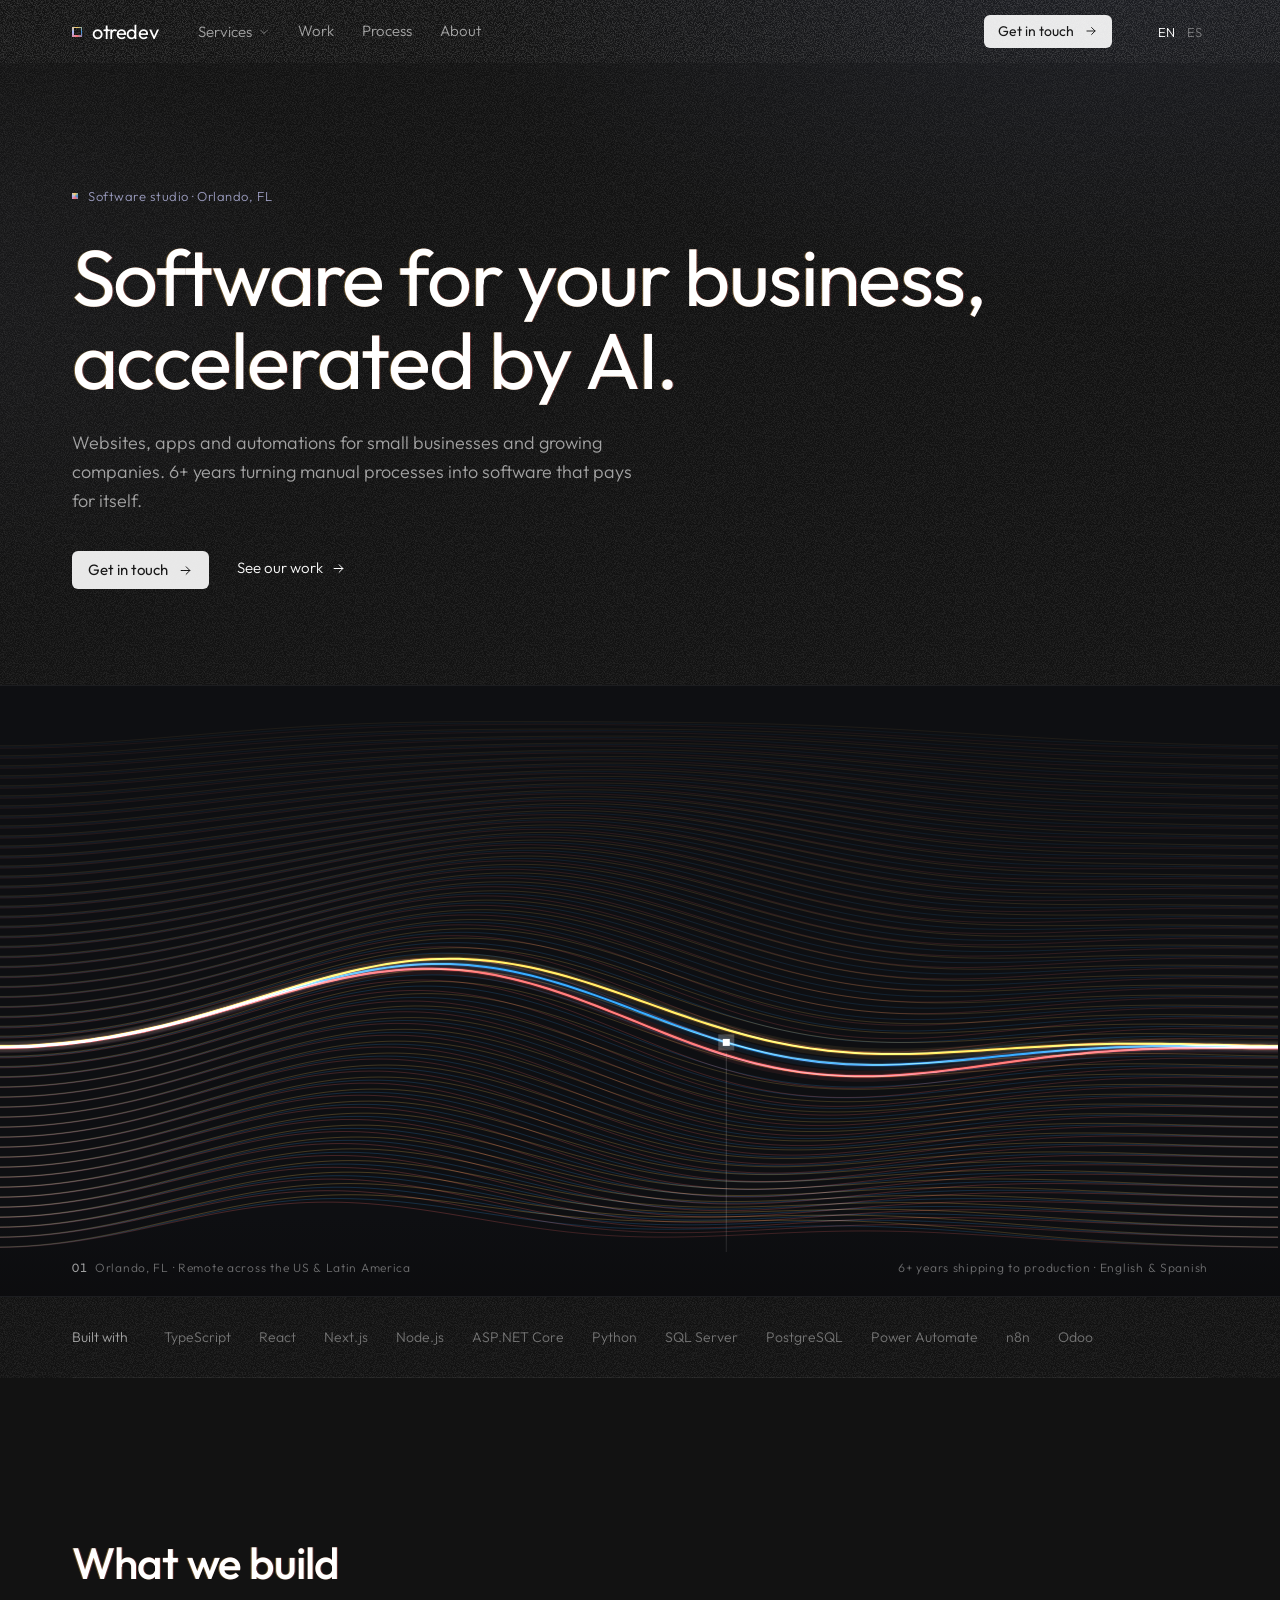
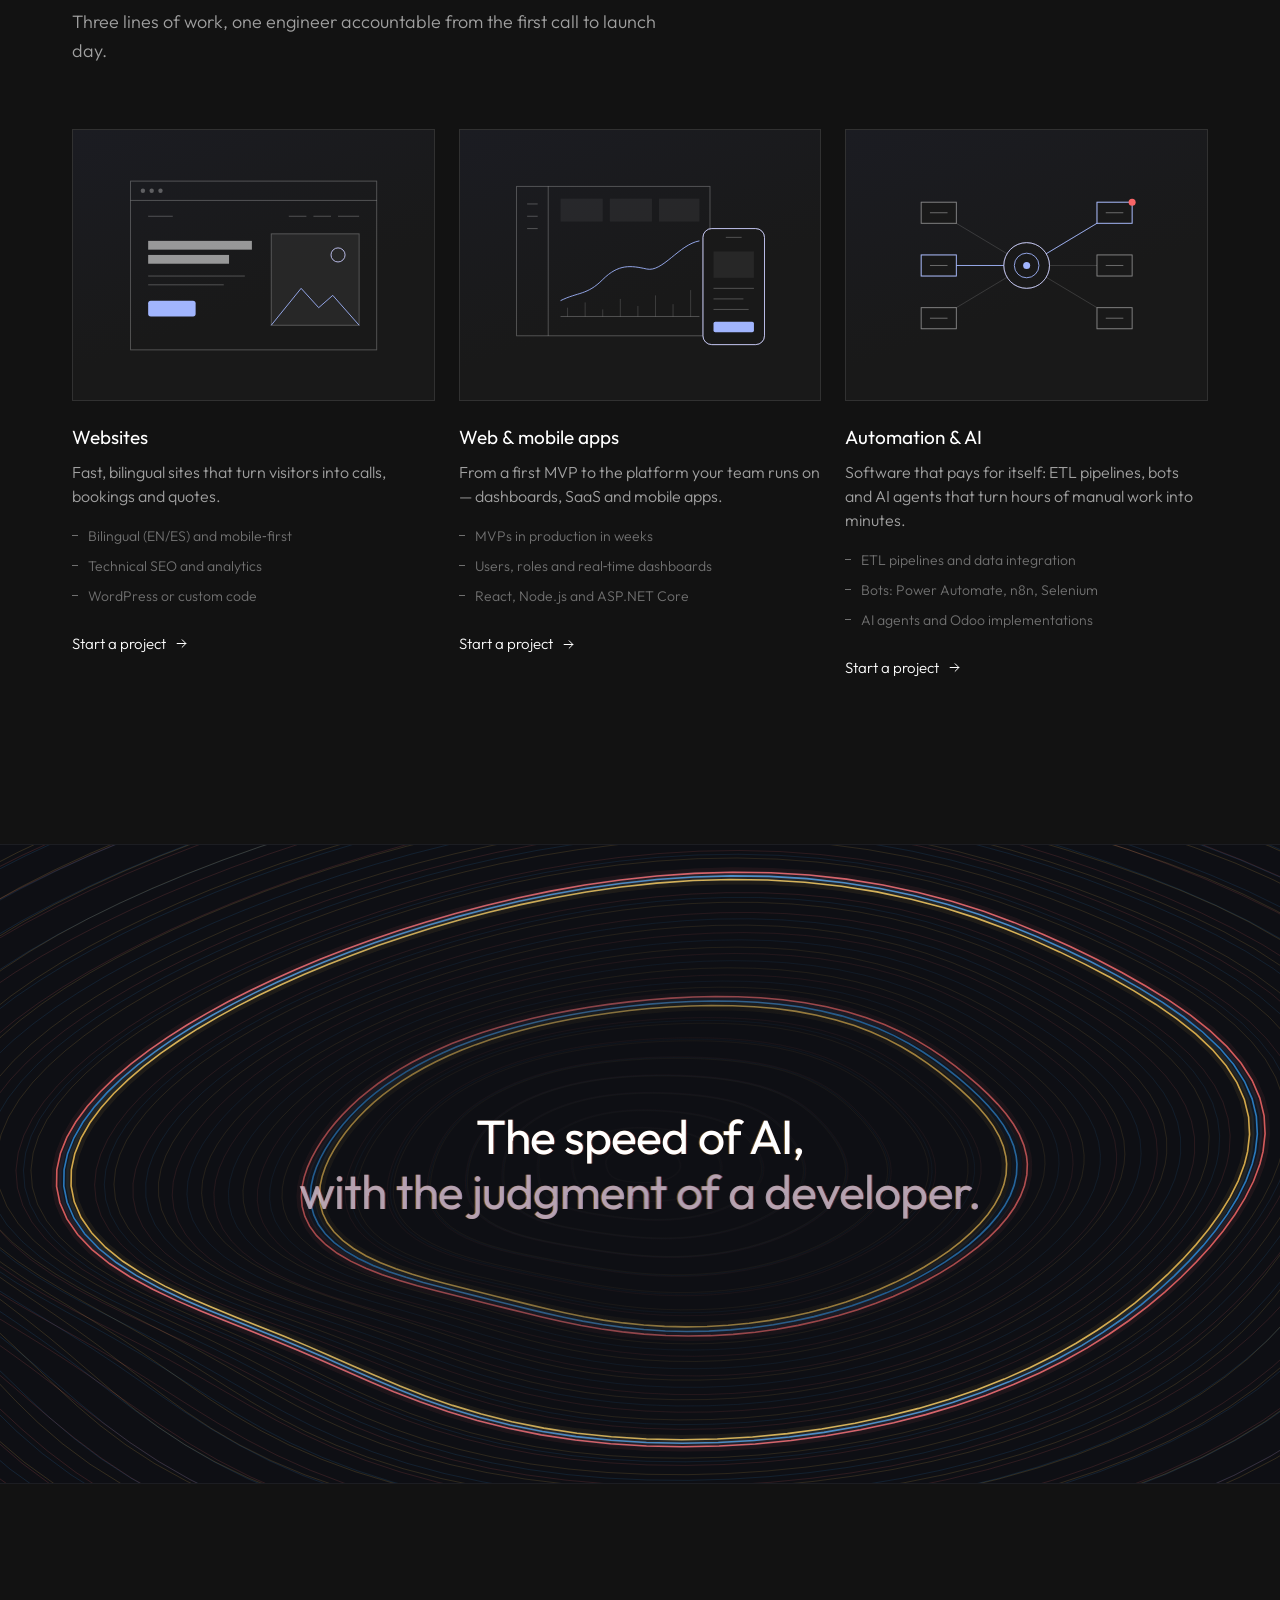
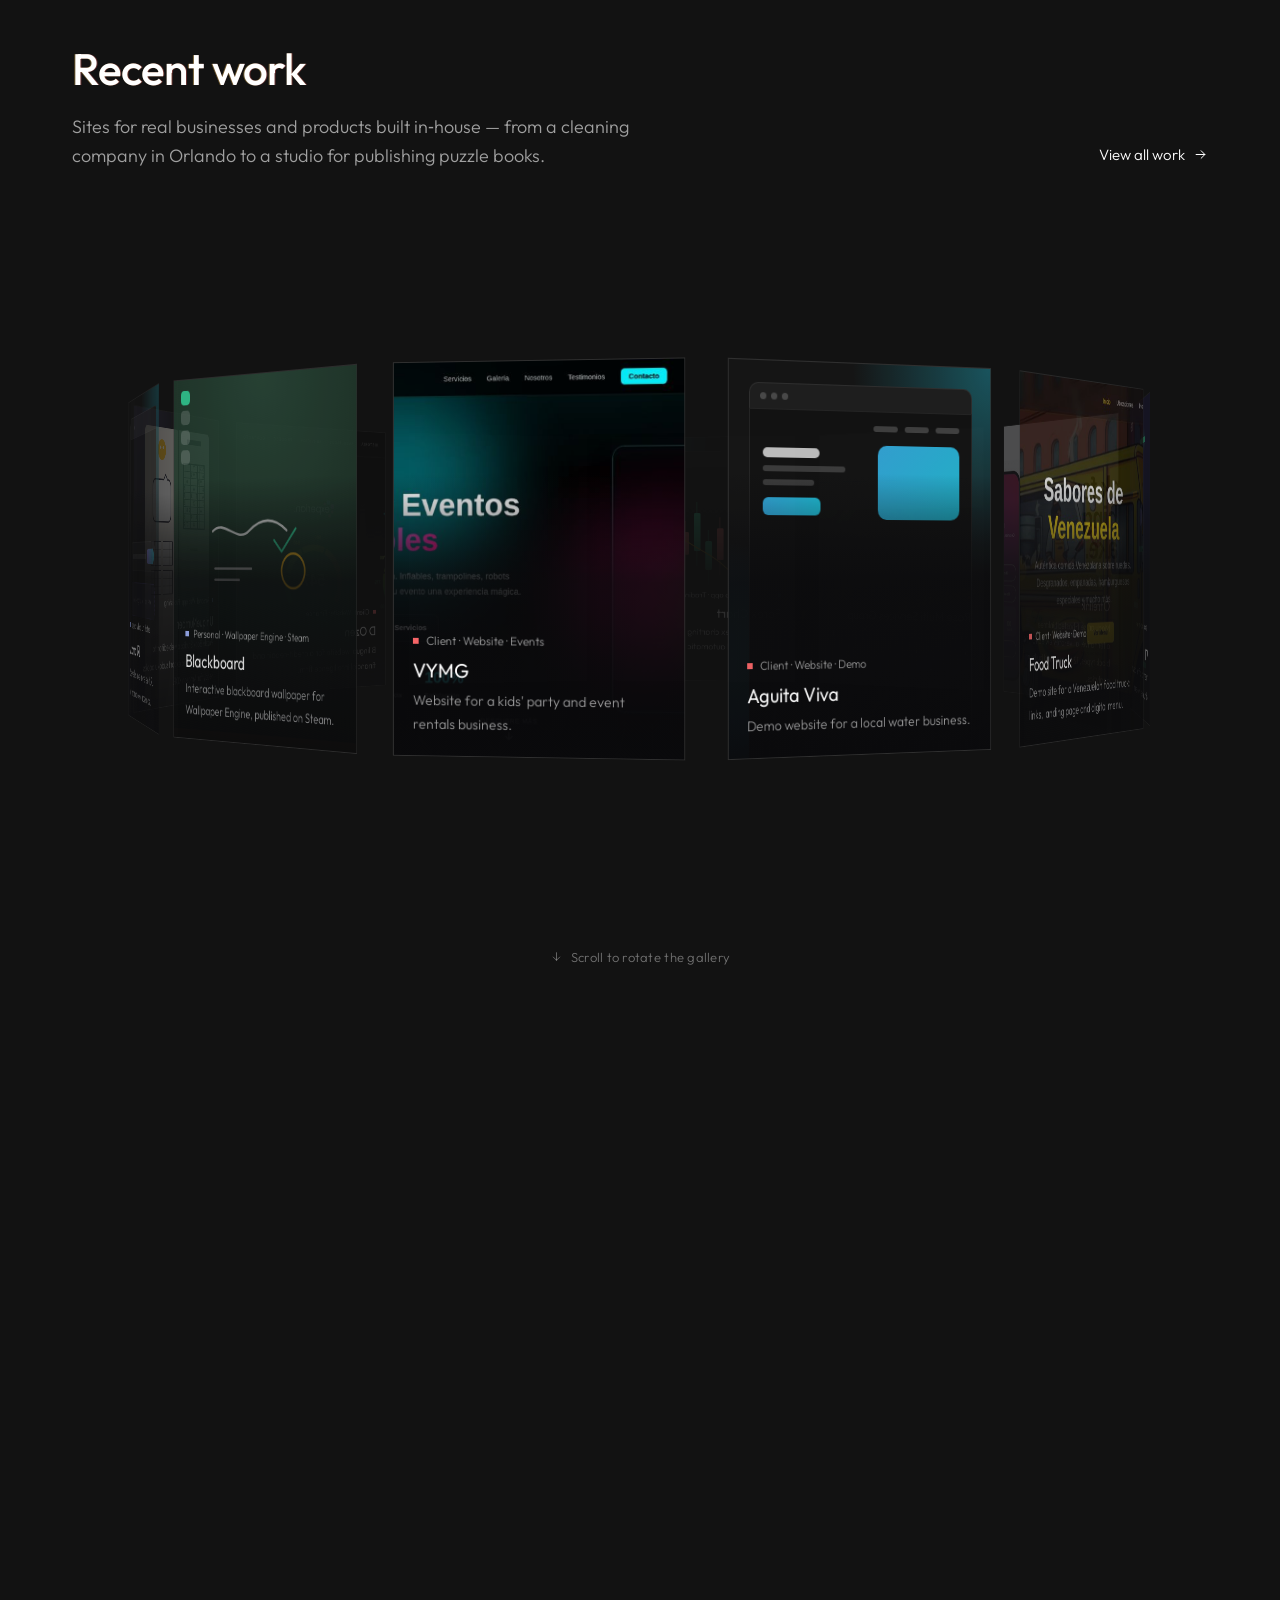
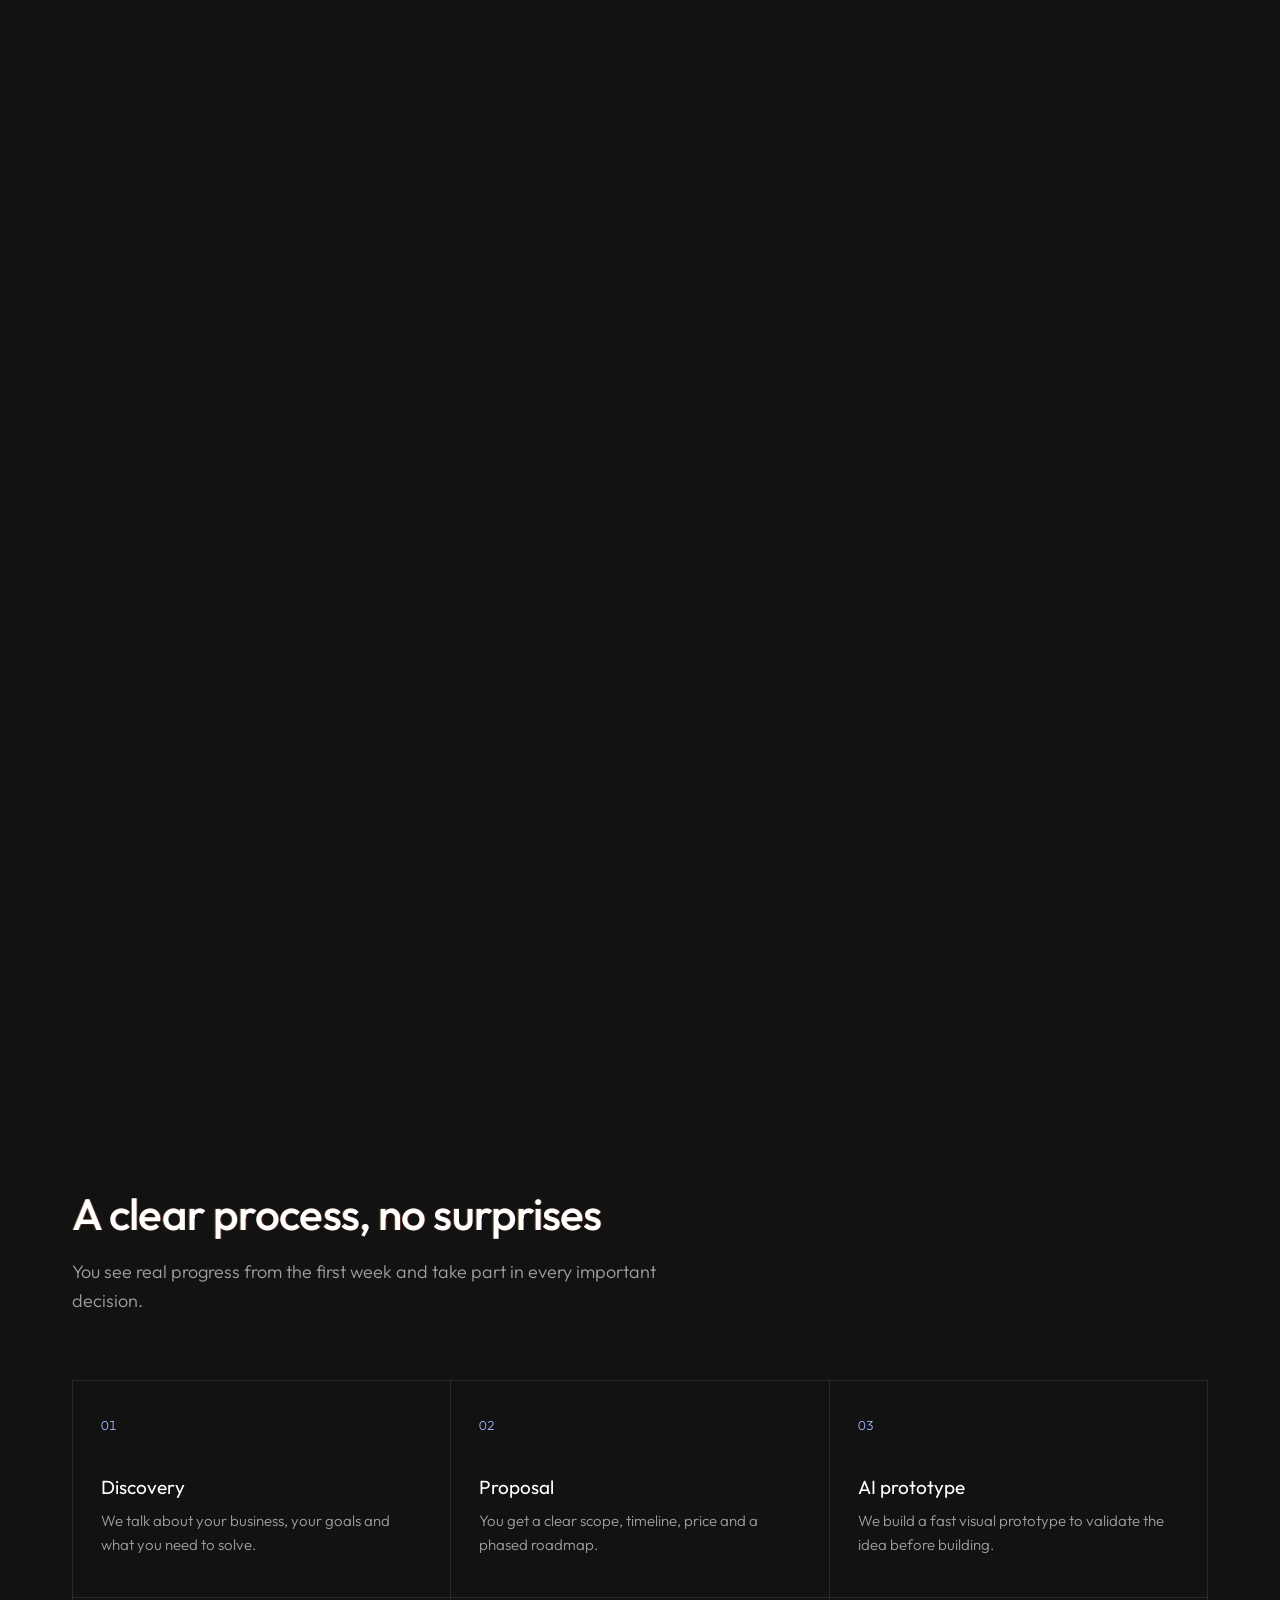
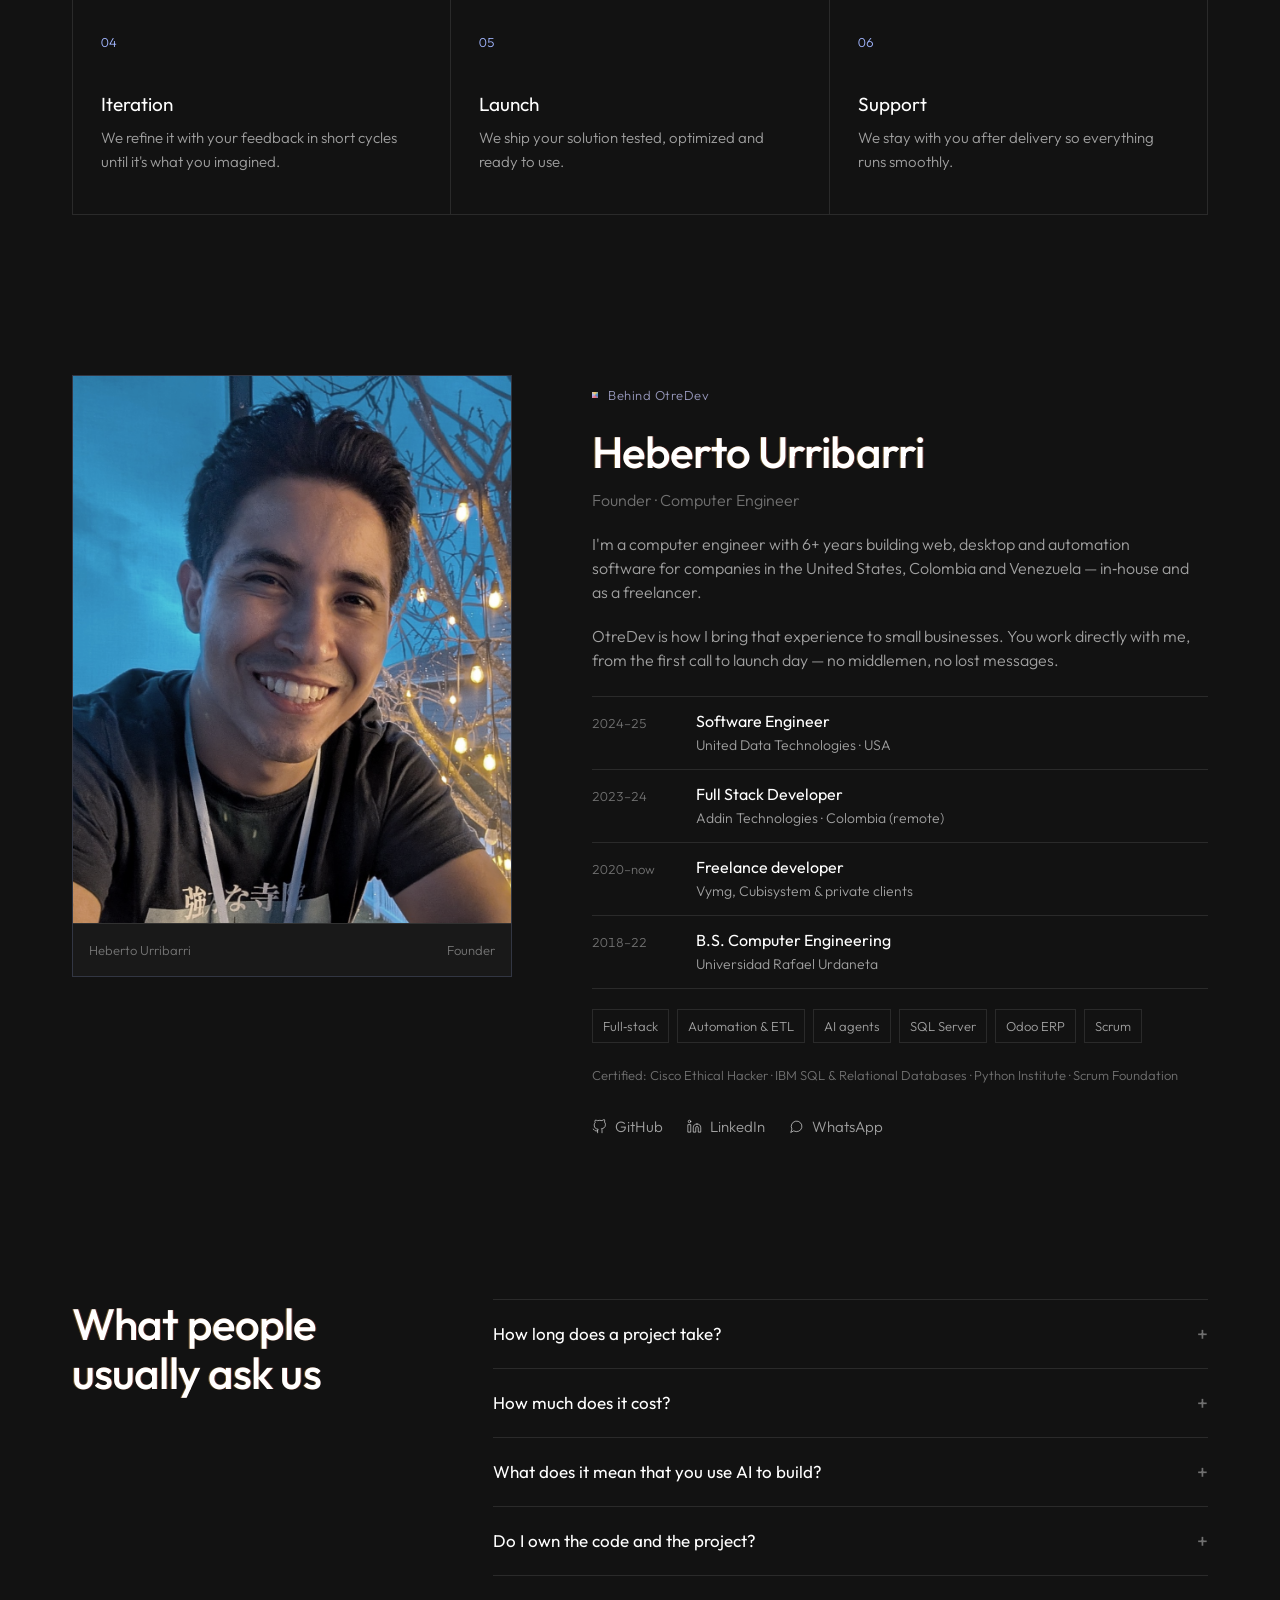
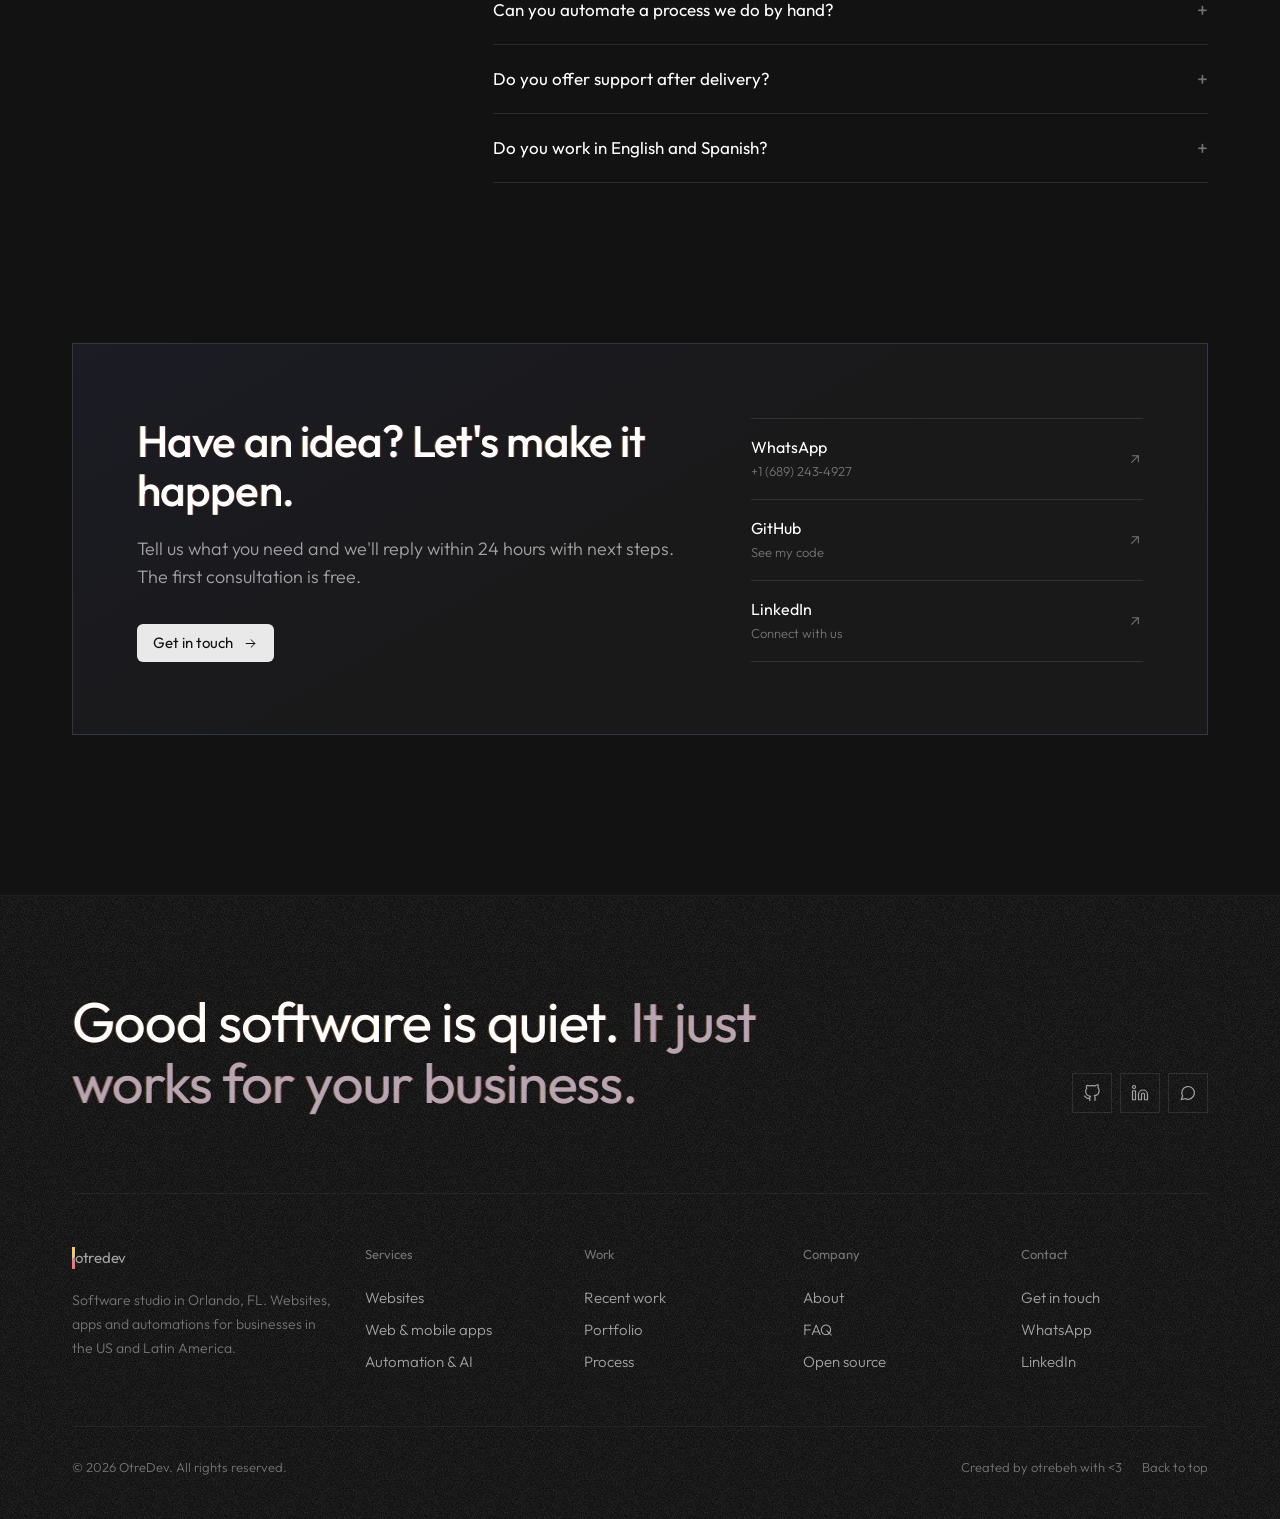
<file: index.html>
<!DOCTYPE html>
<html lang="en">
<head>
  <meta charset="UTF-8">
  <meta name="viewport" content="width=device-width, initial-scale=1.0">
  <title data-i18n="meta.title">OtreDev — Agile software development with AI</title>
  <meta name="description" data-i18n-content="meta.desc" content="OtreDev designs and builds websites, apps and automations for startups, small businesses and companies. Agile development powered by AI.">
  <meta name="theme-color" content="#121212">
  <meta property="og:title" content="OtreDev — Agile software development with AI">
  <meta property="og:description" content="Websites, apps and automations built for your business, delivered in weeks.">
  <meta property="og:type" content="website">
  <link rel="icon" href="data:image/svg+xml,%3Csvg xmlns='http://www.w3.org/2000/svg' viewBox='0 0 32 32'%3E%3Crect width='32' height='32' fill='%23121212'/%3E%3Crect x='10' y='10' width='12' height='12' fill='none' stroke='%23CACCFD' stroke-width='2.5'/%3E%3C/svg%3E">
  <link rel="preconnect" href="https://fonts.googleapis.com">
  <link rel="preconnect" href="https://fonts.gstatic.com" crossorigin>
  <link href="https://fonts.googleapis.com/css2?family=Outfit:wght@300;400;500&display=swap" rel="stylesheet">
  <link rel="stylesheet" href="styles.css">
</head>
<body>

  <!-- ============ NAV ============ -->
  <header class="nav" id="nav">
    <div class="container nav__inner">
      <a href="#inicio" class="brand" aria-label="OtreDev">
        <span class="brand__mark" aria-hidden="true"></span>otredev
      </a>

      <nav class="nav__menu" id="navMenu" aria-label="Main">
        <div class="dropdown" id="servicesMenu">
          <button type="button" class="nav__link" aria-expanded="false" aria-controls="servicesPanel">
            <span data-i18n="nav.services">Services</span>
            <svg class="icon" viewBox="0 0 24 24" aria-hidden="true"><path d="m6 9 6 6 6-6"/></svg>
          </button>
          <div class="dropdown__panel" id="servicesPanel">
            <a href="#servicios" class="dropdown__item">
              <strong><i></i><span data-i18n="prod.1.t">Websites</span></strong>
              <span data-i18n="prod.1.short">Fast sites and landing pages that turn visitors into customers.</span>
            </a>
            <a href="#servicios" class="dropdown__item">
              <strong><i></i><span data-i18n="prod.2.t">Web &amp; mobile apps</span></strong>
              <span data-i18n="prod.2.short">Dashboards, SaaS and apps for iOS and Android.</span>
            </a>
            <a href="#servicios" class="dropdown__item">
              <strong><i></i><span data-i18n="prod.3.t">Automation &amp; AI</span></strong>
              <span data-i18n="prod.3.short">Assistants and workflows that remove repetitive work.</span>
            </a>
          </div>
        </div>
        <a href="#proyectos" class="nav__link" data-i18n="nav.projects">Work</a>
        <a href="#proceso" class="nav__link" data-i18n="nav.process">Process</a>
        <a href="#fundador" class="nav__link" data-i18n="nav.about">About</a>
        <button type="button" class="btn btn--primary btn--sm nav__cta" data-ask>
          <span data-i18n="nav.cta">Get in touch</span>
          <svg class="icon" viewBox="0 0 24 24" aria-hidden="true"><path d="M5 12h14M13 6l6 6-6 6"/></svg>
        </button>
      </nav>

      <div class="nav__right">
        <div class="lang" role="group" aria-label="Language / Idioma">
          <button type="button" class="lang__btn is-active" data-lang="en" aria-pressed="true">EN</button>
          <button type="button" class="lang__btn" data-lang="es" aria-pressed="false">ES</button>
        </div>
        <button class="nav__toggle" id="navToggle" aria-label="Open menu" aria-expanded="false" aria-controls="navMenu">
          <span></span><span></span>
        </button>
      </div>
    </div>
  </header>

  <main>
    <!-- ============ HERO ============ -->
    <section class="hero" id="inicio">
      <div class="container">
        <div class="hero__copy">
          <span class="label reveal" data-i18n="hero.eyebrow">Software studio · powered by AI</span>
          <h1 class="h1 reveal" data-i18n="hero.title">Software for your business, accelerated by AI.</h1>
          <p class="lead reveal" data-i18n="hero.lead">We design and build websites, apps and automations for startups, small businesses and companies — using AI to move faster, never to cut corners.</p>
          <div class="hero__actions reveal">
            <button type="button" class="btn btn--primary" data-ask>
              <span data-i18n="nav.cta">Get in touch</span>
              <svg class="icon" viewBox="0 0 24 24" aria-hidden="true"><path d="M5 12h14M13 6l6 6-6 6"/></svg>
            </button>
            <a href="#proyectos" class="link-arrow">
              <span data-i18n="hero.cta2">See our work</span>
              <svg class="icon" viewBox="0 0 24 24" aria-hidden="true"><path d="M5 12h14M13 6l6 6-6 6"/></svg>
            </a>
          </div>
        </div>

        <div class="hero__visual reveal" aria-hidden="true">
          <canvas data-field="hero"></canvas>
          <div class="hero__meta">
            <span><b>01</b> &nbsp;<span data-i18n="hero.m1">Discovery → Prototype → Launch</span></span>
            <span data-i18n="hero.m2">Visual prototype in days · Clear pricing · Support after launch</span>
          </div>
        </div>

        <div class="stack reveal">
          <span data-i18n="stack.label">Built with</span>
          <span>TypeScript</span><span>React</span><span>Next.js</span><span>Node.js</span><span>ASP.NET Core</span><span>Python</span><span>SQL Server</span><span>PostgreSQL</span><span>Power Automate</span><span>n8n</span><span>Odoo</span>
        </div>
      </div>
    </section>

    <!-- ============ SERVICIOS (productos) ============ -->
    <section class="section" id="servicios">
      <div class="container">
        <header class="section__head reveal">
          <h2 class="h2" data-i18n="svc.title">What we build</h2>
          <p class="lead" data-i18n="svc.lead">Three lines of work, one team — from your first website to the platform that runs your operation.</p>
        </header>

        <div class="products">
          <article class="product reveal">
            <div class="product__visual" aria-hidden="true">
              <svg class="viz" viewBox="0 0 320 240">
                <rect x="20" y="24" width="280" height="192"/>
                <path d="M20 46h280"/>
                <circle cx="34" cy="35" r="2.5" style="fill:rgba(255,255,255,.3);stroke:none"/><circle cx="44" cy="35" r="2.5" style="fill:rgba(255,255,255,.3);stroke:none"/><circle cx="54" cy="35" r="2.5" style="fill:rgba(255,255,255,.3);stroke:none"/>
                <path d="M40 64h28M200 64h20M228 64h20M256 64h24"/>
                <rect x="40" y="92" width="118" height="10" class="fill" style="fill:rgba(255,255,255,.55)"/>
                <rect x="40" y="108" width="92" height="10" class="fill" style="fill:rgba(255,255,255,.55)"/>
                <path d="M40 132h110M40 142h86"/>
                <rect x="40" y="160" width="54" height="18" rx="3" class="hi-fill"/>
                <rect x="180" y="84" width="100" height="104" class="fill"/>
                <rect x="180" y="84" width="100" height="104"/>
                <path d="M180 188 214 146l20 22 16-14 30 34" class="hi"/>
                <circle cx="256" cy="108" r="8" class="lav"/>
              </svg>
            </div>
            <div class="product__body">
              <h3 data-i18n="prod.1.t">Websites</h3>
              <p data-i18n="prod.1.p">A professional presence that turns visitors into customers.</p>
              <ul class="product__list">
                <li data-i18n="svc.1.l1">Fast, responsive design</li>
                <li data-i18n="svc.1.l2">Technical SEO and analytics</li>
                <li data-i18n="svc.1.l3">Forms and WhatsApp built in</li>
              </ul>
              <button type="button" class="link-arrow" data-ask="web"><span data-i18n="prod.cta">Start a project</span><svg class="icon" viewBox="0 0 24 24" aria-hidden="true"><path d="M5 12h14M13 6l6 6-6 6"/></svg></button>
            </div>
          </article>

          <article class="product reveal">
            <div class="product__visual" aria-hidden="true">
              <svg class="viz" viewBox="0 0 320 240">
                <rect x="20" y="30" width="220" height="170"/>
                <path d="M56 30v170"/>
                <path d="M32 50h12M32 64h12M32 78h12"/>
                <rect x="70" y="44" width="48" height="26" class="fill"/><rect x="126" y="44" width="48" height="26" class="fill"/><rect x="182" y="44" width="46" height="26" class="fill"/>
                <path d="M70 160 C90 150 100 154 118 136 S150 120 168 124 S205 96 228 92" class="hi"/>
                <path d="M70 178h158" />
                <path d="M78 178v-10M98 178v-16M118 178v-8M138 178v-20M158 178v-12M178 178v-24M198 178v-14M218 178v-30" style="stroke:rgba(255,255,255,.18)"/>
                <rect x="232" y="78" width="70" height="132" rx="10" style="fill:#191919"/>
                <rect x="232" y="78" width="70" height="132" rx="10" class="lav"/>
                <path d="M258 88h18"/>
                <rect x="244" y="104" width="46" height="30" class="fill"/>
                <path d="M244 146h46M244 158h34M244 170h40"/>
                <rect x="244" y="184" width="46" height="12" rx="2" class="hi-fill"/>
              </svg>
            </div>
            <div class="product__body">
              <h3 data-i18n="prod.2.t">Web &amp; mobile apps</h3>
              <p data-i18n="prod.2.p">Internal tools, SaaS, dashboards and iOS/Android apps from a single codebase.</p>
              <ul class="product__list">
                <li data-i18n="svc.2.l1">Users, roles and permissions</li>
                <li data-i18n="svc.2.l2">Real‑time reports and metrics</li>
                <li data-i18n="svc.3.l1">Payments and push notifications</li>
              </ul>
              <button type="button" class="link-arrow" data-ask="app"><span data-i18n="prod.cta">Start a project</span><svg class="icon" viewBox="0 0 24 24" aria-hidden="true"><path d="M5 12h14M13 6l6 6-6 6"/></svg></button>
            </div>
          </article>

          <article class="product reveal">
            <div class="product__visual" aria-hidden="true">
              <svg class="viz" viewBox="0 0 320 240">
                <path d="M60 60 160 120M60 120h100M60 180l100-60M160 120l100-60M160 120h100M160 120l100 60" style="stroke:rgba(255,255,255,.16)"/>
                <path d="M60 120h100M160 120l100-60" class="hi"/>
                <rect x="40" y="48" width="40" height="24" style="fill:#191919"/><rect x="40" y="48" width="40" height="24"/>
                <rect x="40" y="108" width="40" height="24" style="fill:#191919"/><rect x="40" y="108" width="40" height="24" class="hi"/>
                <rect x="40" y="168" width="40" height="24" style="fill:#191919"/><rect x="40" y="168" width="40" height="24"/>
                <circle cx="160" cy="120" r="26" style="fill:#191919"/>
                <circle cx="160" cy="120" r="26" class="lav"/>
                <circle cx="160" cy="120" r="14" class="hi"/>
                <circle cx="160" cy="120" r="4" class="hi-fill"/>
                <rect x="240" y="48" width="40" height="24" style="fill:#191919"/><rect x="240" y="48" width="40" height="24" class="hi"/>
                <rect x="240" y="108" width="40" height="24" style="fill:#191919"/><rect x="240" y="108" width="40" height="24"/>
                <rect x="240" y="168" width="40" height="24" style="fill:#191919"/><rect x="240" y="168" width="40" height="24"/>
                <circle cx="280" cy="48" r="4" class="coral"/>
                <path d="M50 60h20M50 120h20M50 180h20M250 60h20M250 120h20M250 180h20" style="stroke:rgba(255,255,255,.4)"/>
              </svg>
            </div>
            <div class="product__body">
              <h3 data-i18n="prod.3.t">Automation &amp; AI</h3>
              <p data-i18n="prod.3.p">Save hours of repetitive work with AI applied to your processes.</p>
              <ul class="product__list">
                <li data-i18n="svc.4.l1">Assistants and chatbots</li>
                <li data-i18n="svc.4.l2">Workflows and app integrations</li>
                <li data-i18n="svc.4.l3">Consulting to adopt AI</li>
              </ul>
              <button type="button" class="link-arrow" data-ask="ai"><span data-i18n="prod.cta">Start a project</span><svg class="icon" viewBox="0 0 24 24" aria-hidden="true"><path d="M5 12h14M13 6l6 6-6 6"/></svg></button>
            </div>
          </article>
        </div>
      </div>
    </section>

    <!-- ============ DECLARACIÓN ============ -->
    <section class="statement" id="ventajas" aria-label="OtreDev">
      <canvas data-field="contour" aria-hidden="true"></canvas>
      <p class="statement__text reveal" data-i18n-html="why.statement">The speed of AI, <span>with the judgment of a developer.</span></p>
    </section>

    <!-- ============ TRABAJO (research) ============ -->
    <section class="section" id="proyectos">
      <div class="container">
        <header class="section__head section__head--row reveal">
          <div>
            <h2 class="h2" data-i18n="proj.title">Recent work</h2>
            <p class="lead" data-i18n="proj.lead">Products we've shipped for clients and built in‑house — each one a small study in doing more with less.</p>
          </div>
          <a href="portfolio.html" class="link-arrow"><span data-i18n="proj.all">View all work</span>
            <svg class="icon" viewBox="0 0 24 24" aria-hidden="true"><path d="M5 12h14M13 6l6 6-6 6"/></svg>
          </a>
        </header>

      </div>

      <!-- Galería circular: gira con el scroll (se genera desde script.js con todos los PROJECTS) -->
      <div class="cg" id="workGallery">
        <div class="cg__sticky">
          <div class="cg__stage">
            <div class="cg__ring" id="featuredProjects"></div>
          </div>
          <p class="cg__hint">
            <svg class="icon" viewBox="0 0 24 24" aria-hidden="true"><path d="M12 5v14M6 13l6 6 6-6"/></svg>
            <span data-i18n="proj.hint">Scroll to rotate the gallery</span>
          </p>
        </div>
      </div>
    </section>

    <!-- ============ PROCESO ============ -->
    <section class="section" id="proceso">
      <div class="container">
        <header class="section__head reveal">
          <h2 class="h2" data-i18n="proc.title">A clear process, no surprises</h2>
          <p class="lead" data-i18n="proc.lead">You see real progress from the first week and take part in every important decision.</p>
        </header>

        <ol class="steps">
          <li class="step reveal"><span class="step__n">01</span><h3 data-i18n="proc.1.t">Discovery</h3><p data-i18n="proc.1.p">We talk about your business, your goals and what you need to solve.</p></li>
          <li class="step reveal"><span class="step__n">02</span><h3 data-i18n="proc.2.t">Proposal</h3><p data-i18n="proc.2.p">You get a clear scope, timeline, price and a phased roadmap.</p></li>
          <li class="step reveal"><span class="step__n">03</span><h3 data-i18n="proc.3.t">AI prototype</h3><p data-i18n="proc.3.p">We build a fast visual prototype to validate the idea before building.</p></li>
          <li class="step reveal"><span class="step__n">04</span><h3 data-i18n="proc.4.t">Iteration</h3><p data-i18n="proc.4.p">We refine it with your feedback in short cycles until it's what you imagined.</p></li>
          <li class="step reveal"><span class="step__n">05</span><h3 data-i18n="proc.5.t">Launch</h3><p data-i18n="proc.5.p">We ship your solution tested, optimized and ready to use.</p></li>
          <li class="step reveal"><span class="step__n">06</span><h3 data-i18n="proc.6.t">Support</h3><p data-i18n="proc.6.p">We stay with you after delivery so everything runs smoothly.</p></li>
        </ol>
      </div>
    </section>

    <!-- ============ FUNDADOR ============ -->
    <section class="section" id="fundador">
      <div class="container">
        <div class="founder">
          <figure class="founder__photo reveal">
            <img src="img/foto.jpg" alt="Heberto Urribarri">
            <figcaption class="founder__caption"><span>Heberto Urribarri</span><span data-i18n="founder.badge">Founder</span></figcaption>
          </figure>
          <div class="founder__body reveal">
            <span class="label" data-i18n="founder.kicker">Behind OtreDev</span>
            <h2 class="h2">Heberto Urribarri</h2>
            <p class="founder__role" data-i18n="founder.role">Founder · Computer Engineer</p>
            <p data-i18n="founder.p1">I started OtreDev with a simple idea: any business, whatever its size, should be able to have quality software without waiting months or overpaying.</p>
            <p data-i18n="founder.p2">When you work with OtreDev, you work directly with me — from the first call to launch day.</p>
            <ul class="cv">
              <li><span>2024–25</span><strong data-i18n="cv.1.r">Software Engineer</strong><em data-i18n="cv.1.c">United Data Technologies · USA</em></li>
              <li><span>2023–24</span><strong data-i18n="cv.2.r">Full Stack Developer</strong><em data-i18n="cv.2.c">Addin Technologies · Colombia (remote)</em></li>
              <li><span data-i18n="cv.3.y">2020–now</span><strong data-i18n="cv.3.r">Freelance developer</strong><em data-i18n="cv.3.c">Vymg, Cubisystem &amp; private clients</em></li>
              <li><span>2018–22</span><strong data-i18n="cv.4.r">B.S. Computer Engineering</strong><em>Universidad Rafael Urdaneta</em></li>
            </ul>
            <div class="founder__tags">
              <span data-i18n="founder.tag1">Full‑stack</span><span data-i18n="founder.tag2">Automation &amp; ETL</span><span data-i18n="founder.tag3">AI agents</span><span>SQL Server</span><span>Odoo ERP</span><span>Scrum</span>
            </div>
            <p class="founder__certs" data-i18n="founder.certs">Certified: Cisco Ethical Hacker · IBM SQL &amp; Relational Databases · Python Institute · Scrum Foundation</p>
            <div class="founder__links">
              <a href="#" data-contact="github" class="icon-link" target="_blank" rel="noopener">
                <svg class="icon" viewBox="0 0 24 24" aria-hidden="true"><path d="M9 19c-5 1.5-5-2.5-7-3m14 6v-3.9a3.4 3.4 0 0 0-.9-2.6c3.1-.4 6.4-1.5 6.4-6.9a5.4 5.4 0 0 0-1.5-3.7 5 5 0 0 0-.1-3.8s-1.2-.4-3.9 1.5a13.4 13.4 0 0 0-7 0C6.3 1.7 5.1 2 5.1 2A5 5 0 0 0 5 5.8a5.4 5.4 0 0 0-1.5 3.7c0 5.4 3.3 6.5 6.4 6.9a3.4 3.4 0 0 0-.9 2.6V22"/></svg>
                GitHub
              </a>
              <a href="#" data-contact="linkedin" class="icon-link" target="_blank" rel="noopener">
                <svg class="icon" viewBox="0 0 24 24" aria-hidden="true"><path d="M16 8a6 6 0 0 1 6 6v7h-4v-7a2 2 0 0 0-4 0v7h-4v-7a6 6 0 0 1 6-6zM2 9h4v12H2z"/><circle cx="4" cy="4" r="2"/></svg>
                LinkedIn
              </a>
              <a href="#" data-contact="whatsapp" class="icon-link" target="_blank" rel="noopener">
                <svg class="icon" viewBox="0 0 24 24" aria-hidden="true"><path d="M3 21l1.7-5A8.5 8.5 0 1 1 8 19.3z"/></svg>
                WhatsApp
              </a>
            </div>
          </div>
        </div>
      </div>
    </section>

    <!-- ============ FAQ ============ -->
    <section class="section" id="faq">
      <div class="container faq">
        <header class="reveal">
          <h2 class="h2" data-i18n="faq.title">What people usually ask us</h2>
        </header>
        <div class="faq__list reveal">
          <details><summary data-i18n="faq.1.q">How long does a project take?</summary><p data-i18n="faq.1.a">It depends on the scope.</p></details>
          <details><summary data-i18n="faq.2.q">How much does it cost?</summary><p data-i18n="faq.2.a">Every project is quoted based on what you need.</p></details>
          <details><summary data-i18n="faq.3.q">What does it mean that you use AI to build?</summary><p data-i18n="faq.3.a">We use AI tools to prototype faster.</p></details>
          <details><summary data-i18n="faq.4.q">Do I own the code and the project?</summary><p data-i18n="faq.4.a">Yes.</p></details>
          <details><summary data-i18n="faq.6.q">Can you automate a process we do by hand?</summary><p data-i18n="faq.6.a">Yes.</p></details>
          <details><summary data-i18n="faq.5.q">Do you offer support after delivery?</summary><p data-i18n="faq.5.a">Yes.</p></details>
          <details><summary data-i18n="faq.7.q">Do you work in English and Spanish?</summary><p data-i18n="faq.7.a">Yes.</p></details>
        </div>
      </div>
    </section>

    <!-- ============ CONTACTO ============ -->
    <section class="section" id="contacto">
      <div class="container">
        <div class="contact reveal">
          <div class="contact__copy">
            <h2 class="h2" data-i18n="contact.title">Have an idea? Let's make it happen.</h2>
            <p class="lead" data-i18n="contact.lead">Tell us what you need and we'll reply within 24 hours with next steps. The first consultation is free.</p>
            <button type="button" class="btn btn--primary" data-ask>
              <span data-i18n="nav.cta">Get in touch</span>
              <svg class="icon" viewBox="0 0 24 24" aria-hidden="true"><path d="M5 12h14M13 6l6 6-6 6"/></svg>
            </button>
          </div>
          <div class="channels">
            <a href="#" data-contact="whatsapp" class="channel" target="_blank" rel="noopener">
              <span><strong>WhatsApp</strong><small>+1 (689) 243‑4927</small></span>
              <svg class="icon" viewBox="0 0 24 24" aria-hidden="true"><path d="M7 17 17 7M8 7h9v9"/></svg>
            </a>
            <a href="#" data-contact="github" class="channel" target="_blank" rel="noopener">
              <span><strong>GitHub</strong><small data-i18n="contact.gh">See my code</small></span>
              <svg class="icon" viewBox="0 0 24 24" aria-hidden="true"><path d="M7 17 17 7M8 7h9v9"/></svg>
            </a>
            <a href="#" data-contact="linkedin" class="channel" target="_blank" rel="noopener">
              <span><strong>LinkedIn</strong><small data-i18n="contact.li">Connect with us</small></span>
              <svg class="icon" viewBox="0 0 24 24" aria-hidden="true"><path d="M7 17 17 7M8 7h9v9"/></svg>
            </a>
          </div>
        </div>
      </div>
    </section>
  </main>

  <!-- ============ FOOTER ============ -->
  <footer class="footer">
    <div class="container">
      <div class="footer__top">
        <p class="footer__quote" data-i18n-html="footer.quote">Good software is quiet. <span>It just works for your business.</span></p>
        <div class="socials">
          <a href="#" data-contact="github" target="_blank" rel="noopener" aria-label="GitHub"><svg class="icon" viewBox="0 0 24 24" aria-hidden="true"><path d="M9 19c-5 1.5-5-2.5-7-3m14 6v-3.9a3.4 3.4 0 0 0-.9-2.6c3.1-.4 6.4-1.5 6.4-6.9a5.4 5.4 0 0 0-1.5-3.7 5 5 0 0 0-.1-3.8s-1.2-.4-3.9 1.5a13.4 13.4 0 0 0-7 0C6.3 1.7 5.1 2 5.1 2A5 5 0 0 0 5 5.8a5.4 5.4 0 0 0-1.5 3.7c0 5.4 3.3 6.5 6.4 6.9a3.4 3.4 0 0 0-.9 2.6V22"/></svg></a>
          <a href="#" data-contact="linkedin" target="_blank" rel="noopener" aria-label="LinkedIn"><svg class="icon" viewBox="0 0 24 24" aria-hidden="true"><path d="M16 8a6 6 0 0 1 6 6v7h-4v-7a2 2 0 0 0-4 0v7h-4v-7a6 6 0 0 1 6-6zM2 9h4v12H2z"/><circle cx="4" cy="4" r="2"/></svg></a>
          <a href="#" data-contact="whatsapp" target="_blank" rel="noopener" aria-label="WhatsApp"><svg class="icon" viewBox="0 0 24 24" aria-hidden="true"><path d="M3 21l1.7-5A8.5 8.5 0 1 1 8 19.3z"/></svg></a>
        </div>
      </div>

      <div class="footer__cols">
        <div class="footer__brand">
          <a href="#inicio" class="brand"><span class="brand__mark" aria-hidden="true"></span>otredev</a>
          <p data-i18n="footer.desc">Agile software development with AI for startups, small businesses and companies.</p>
        </div>
        <div>
          <h4 data-i18n="footer.services">Services</h4>
          <a href="#servicios" data-i18n="prod.1.t">Websites</a>
          <a href="#servicios" data-i18n="prod.2.t">Web &amp; mobile apps</a>
          <a href="#servicios" data-i18n="prod.3.t">Automation &amp; AI</a>
        </div>
        <div>
          <h4 data-i18n="footer.work">Work</h4>
          <a href="#proyectos" data-i18n="footer.recent">Recent work</a>
          <a href="portfolio.html" data-i18n="footer.portfolio">Portfolio</a>
          <a href="#proceso" data-i18n="nav.process">Process</a>
        </div>
        <div>
          <h4 data-i18n="footer.company">Company</h4>
          <a href="#fundador" data-i18n="nav.about">About</a>
          <a href="#faq" data-i18n="nav.faq">FAQ</a>
          <a href="https://github.com/0trebeh" target="_blank" rel="noopener" data-i18n="footer.oss">Open source</a>
        </div>
        <div>
          <h4 data-i18n="footer.contact">Contact</h4>
          <button type="button" data-ask data-i18n="nav.cta">Get in touch</button>
          <a href="#" data-contact="whatsapp" target="_blank" rel="noopener">WhatsApp</a>
          <a href="#" data-contact="linkedin" target="_blank" rel="noopener">LinkedIn</a>
        </div>
      </div>

      <div class="footer__bottom">
        <p>© <span id="year">2026</span> OtreDev. <span data-i18n="footer.rights">All rights reserved.</span></p>
        <nav>
          <span data-i18n="footer.made">Created by otrebeh with &lt;3</span>
          <a href="#inicio" data-i18n="footer.top">Back to top</a>
        </nav>
      </div>
    </div>
  </footer>

  <script src="i18n.js"></script>
  <script src="script.js"></script>
</body>
</html>
</file>
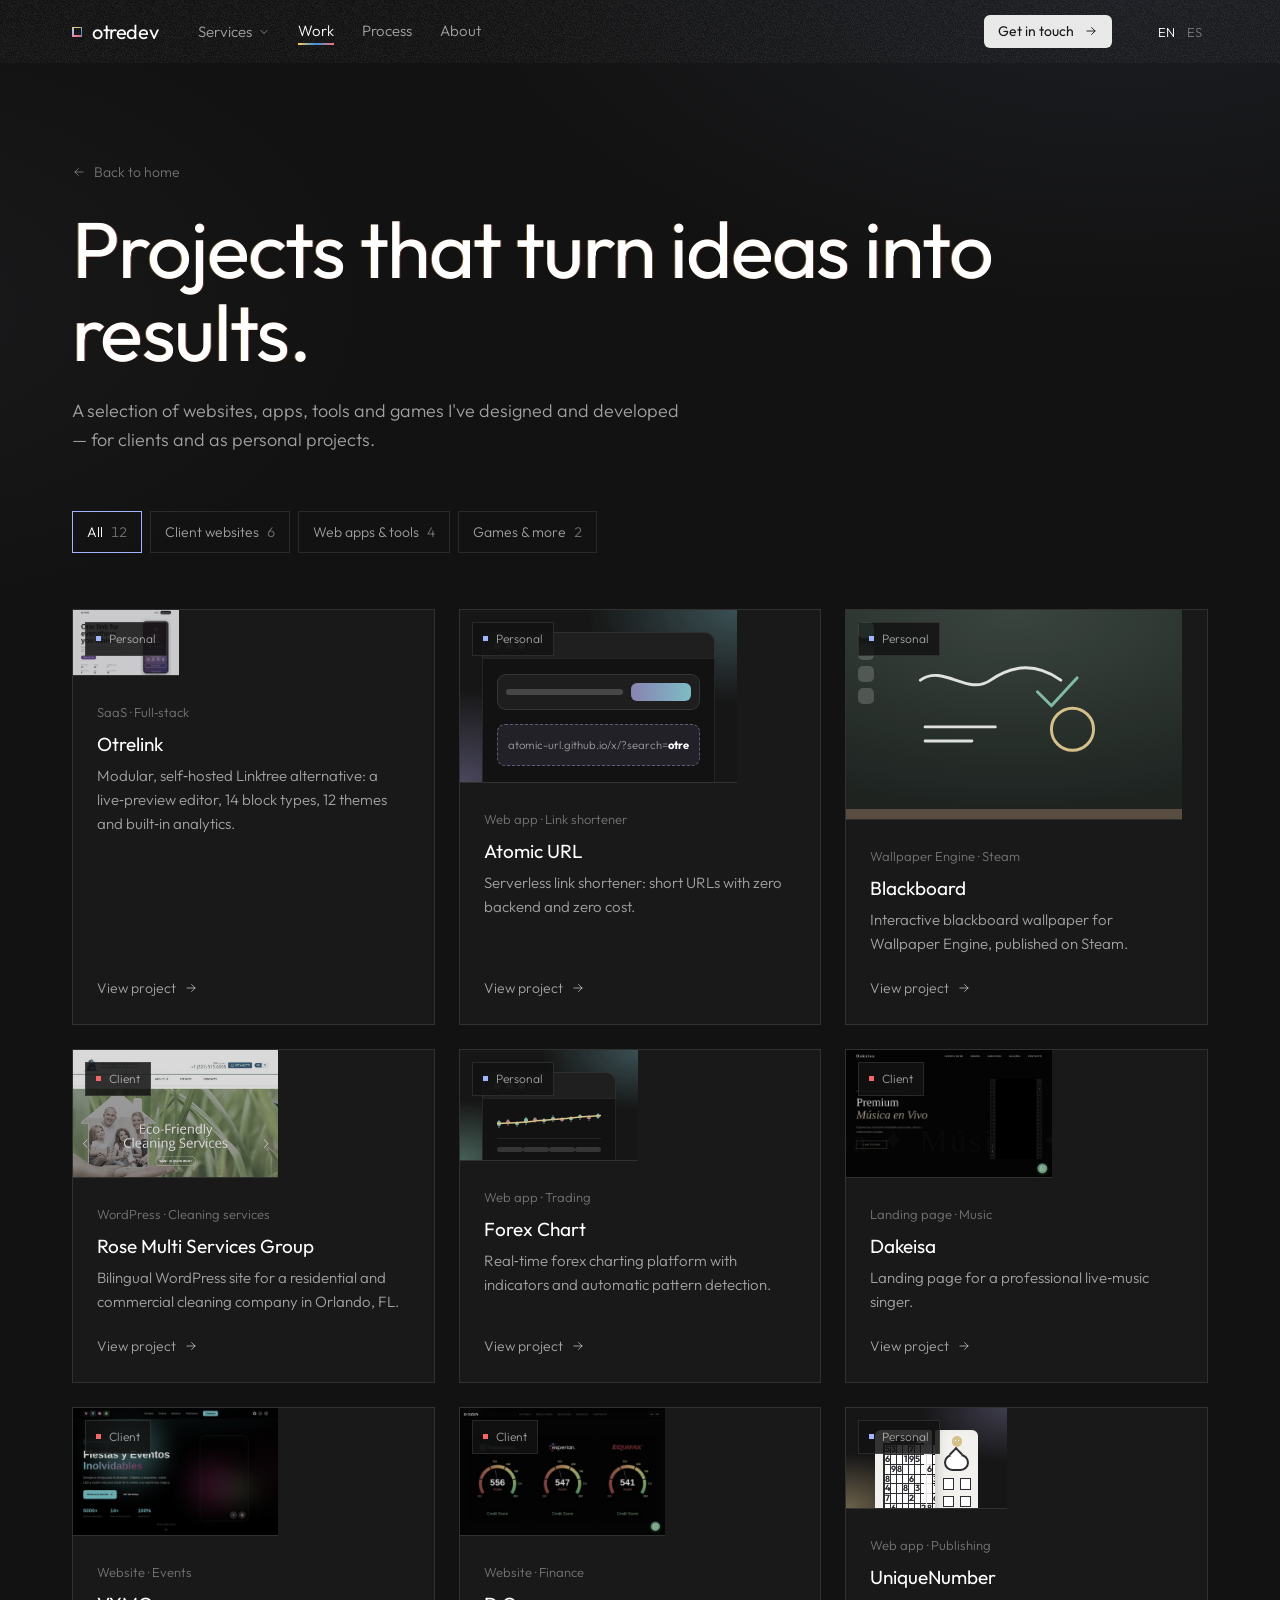
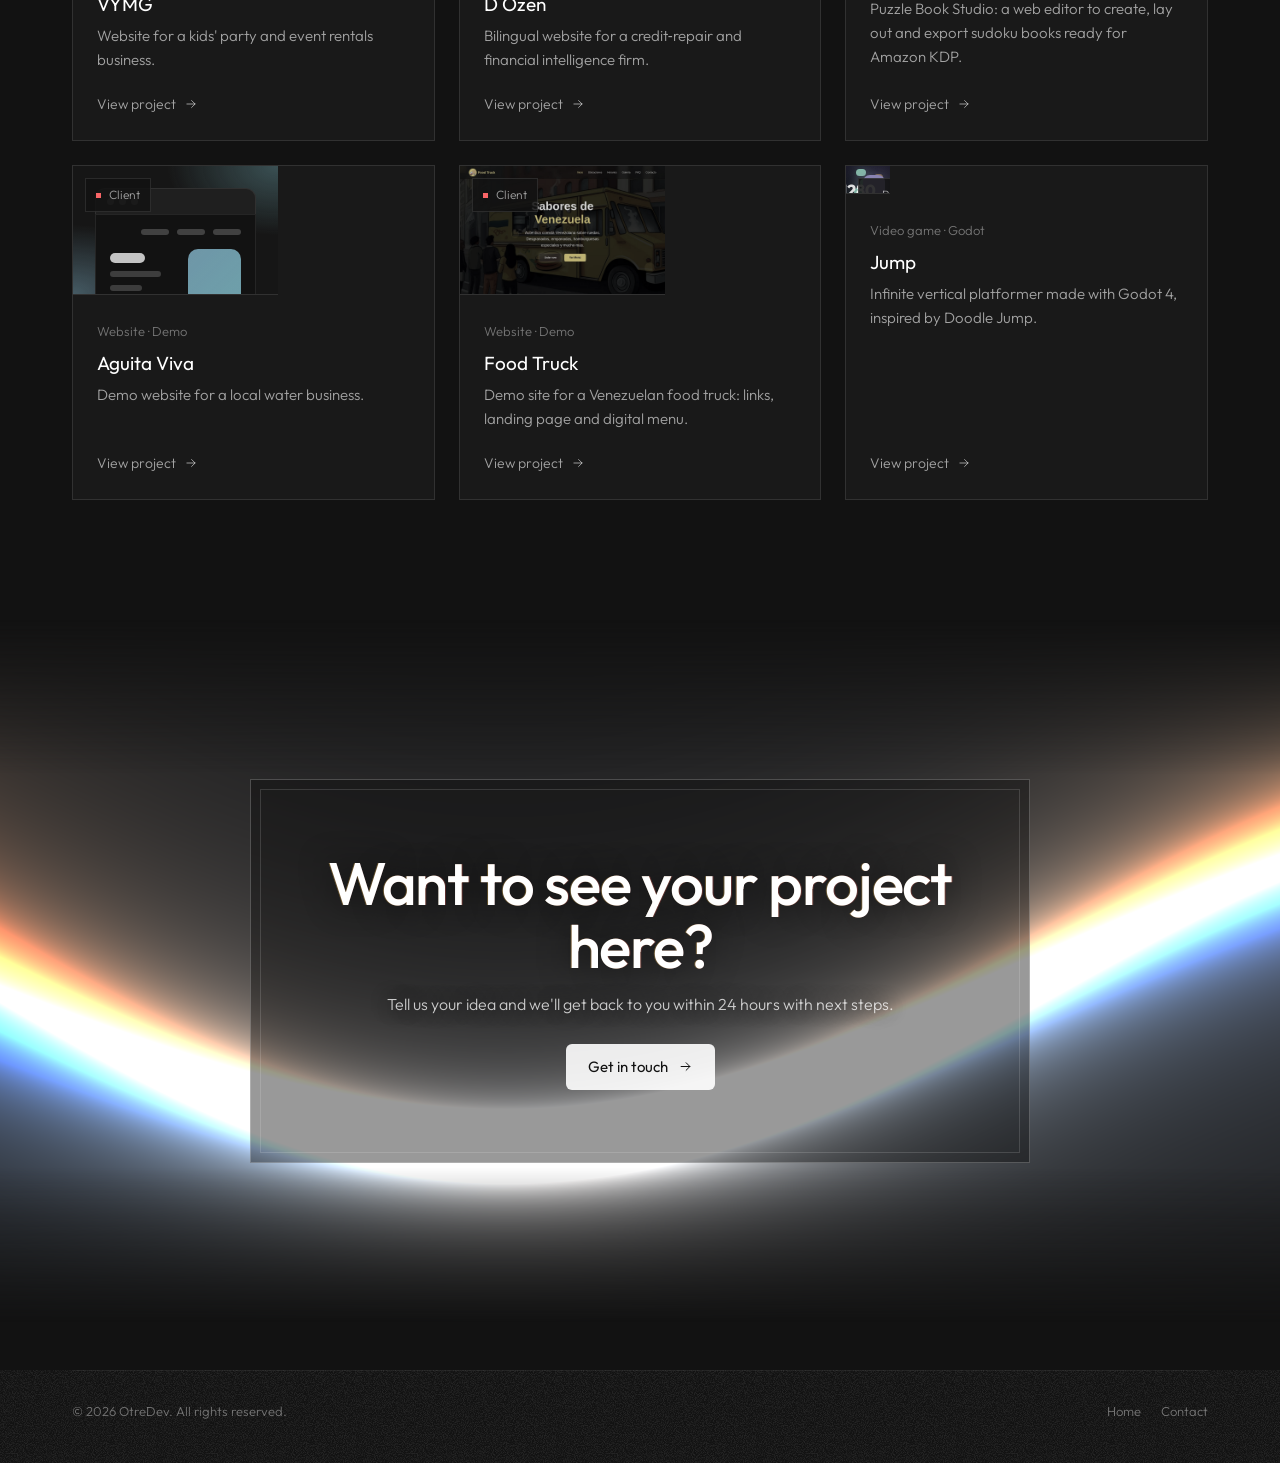
<file: portfolio.html>
<!DOCTYPE html>
<html lang="en">
<head>
  <meta charset="UTF-8">
  <meta name="viewport" content="width=device-width, initial-scale=1.0">
  <title data-i18n="meta.pfTitle">Portfolio — OtreDev</title>
  <meta name="description" content="Projects by OtreDev: websites, web apps, tools and games.">
  <meta name="theme-color" content="#121212">
  <link rel="icon" href="data:image/svg+xml,%3Csvg xmlns='http://www.w3.org/2000/svg' viewBox='0 0 32 32'%3E%3Crect width='32' height='32' fill='%23121212'/%3E%3Crect x='10' y='10' width='12' height='12' fill='none' stroke='%23CACCFD' stroke-width='2.5'/%3E%3C/svg%3E">
  <link rel="preconnect" href="https://fonts.googleapis.com">
  <link rel="preconnect" href="https://fonts.gstatic.com" crossorigin>
  <link href="https://fonts.googleapis.com/css2?family=Outfit:wght@300;400;500&display=swap" rel="stylesheet">
  <link rel="stylesheet" href="styles.css">
</head>
<body>

  <header class="nav" id="nav">
    <div class="container nav__inner">
      <a href="index.html" class="brand" aria-label="OtreDev">
        <span class="brand__mark" aria-hidden="true"></span>otredev
      </a>
      <nav class="nav__menu" id="navMenu" aria-label="Main">
        <div class="dropdown" id="servicesMenu">
          <button type="button" class="nav__link" aria-expanded="false" aria-controls="servicesPanel">
            <span data-i18n="nav.services">Services</span>
            <svg class="icon" viewBox="0 0 24 24" aria-hidden="true"><path d="m6 9 6 6 6-6"/></svg>
          </button>
          <div class="dropdown__panel" id="servicesPanel">
            <a href="index.html#servicios" class="dropdown__item">
              <strong><i></i><span data-i18n="prod.1.t">Websites</span></strong>
              <span data-i18n="prod.1.short">Fast sites and landing pages that turn visitors into customers.</span>
            </a>
            <a href="index.html#servicios" class="dropdown__item">
              <strong><i></i><span data-i18n="prod.2.t">Web &amp; mobile apps</span></strong>
              <span data-i18n="prod.2.short">Dashboards, SaaS and apps for iOS and Android.</span>
            </a>
            <a href="index.html#servicios" class="dropdown__item">
              <strong><i></i><span data-i18n="prod.3.t">Automation &amp; AI</span></strong>
              <span data-i18n="prod.3.short">Assistants and workflows that remove repetitive work.</span>
            </a>
          </div>
        </div>
        <a href="portfolio.html" class="nav__link is-active" data-i18n="nav.projects">Work</a>
        <a href="index.html#proceso" class="nav__link" data-i18n="nav.process">Process</a>
        <a href="index.html#fundador" class="nav__link" data-i18n="nav.about">About</a>
        <button type="button" class="btn btn--primary btn--sm nav__cta" data-ask>
          <span data-i18n="nav.cta">Get in touch</span>
          <svg class="icon" viewBox="0 0 24 24" aria-hidden="true"><path d="M5 12h14M13 6l6 6-6 6"/></svg>
        </button>
      </nav>
      <div class="nav__right">
        <div class="lang" role="group" aria-label="Language / Idioma">
          <button type="button" class="lang__btn is-active" data-lang="en" aria-pressed="true">EN</button>
          <button type="button" class="lang__btn" data-lang="es" aria-pressed="false">ES</button>
        </div>
        <button class="nav__toggle" id="navToggle" aria-label="Open menu" aria-expanded="false" aria-controls="navMenu">
          <span></span><span></span>
        </button>
      </div>
    </div>
  </header>

  <main>
    <section class="page-hero">
      <div class="container">
        <a href="index.html" class="back-link">
          <svg class="icon" viewBox="0 0 24 24" aria-hidden="true"><path d="M19 12H5M11 18l-6-6 6-6"/></svg>
          <span data-i18n="pf.back">Back to home</span>
        </a>
        <h1 class="h1" data-i18n="pf.title">Projects that turn ideas into results.</h1>
        <p class="lead" data-i18n="pf.lead">A selection of websites, apps, tools and games I've designed and developed — for clients and as personal projects.</p>

        <div class="filters" role="group" aria-label="Filter">
          <button class="filter is-active" data-filter="all" aria-pressed="true"><span data-i18n="filter.all">All</span> <em class="filter__n" data-count="all"></em></button>
          <button class="filter" data-filter="client" aria-pressed="false"><span data-i18n="filter.client">Client websites</span> <em class="filter__n" data-count="client"></em></button>
          <button class="filter" data-filter="app" aria-pressed="false"><span data-i18n="filter.app">Web apps &amp; tools</span> <em class="filter__n" data-count="app"></em></button>
          <button class="filter" data-filter="other" aria-pressed="false"><span data-i18n="filter.other">Games &amp; more</span> <em class="filter__n" data-count="other"></em></button>
        </div>
      </div>
    </section>

    <section class="section section--tight">
      <div class="container">
        <div class="projects" id="projectsGrid">
          <!-- Se genera desde script.js (PROJECTS) -->
        </div>
      </div>
    </section>

    <section class="cta-section">
      <canvas data-field="cta" aria-hidden="true"></canvas>
      <div class="container">
        <div class="cta-band reveal">
          <div>
            <h2 data-i18n="pf.ctaTitle">Want to see your project here?</h2>
            <p data-i18n="pf.ctaText">Tell us your idea and we'll get back to you within 24 hours with next steps.</p>
          </div>
          <button type="button" class="btn btn--primary" data-ask>
            <span data-i18n="nav.cta">Get in touch</span>
            <svg class="icon" viewBox="0 0 24 24" aria-hidden="true"><path d="M5 12h14M13 6l6 6-6 6"/></svg>
          </button>
        </div>
      </div>
    </section>
  </main>

  <footer class="footer footer--slim">
    <div class="container">
      <div class="footer__bottom">
        <p>© <span id="year">2026</span> OtreDev. <span data-i18n="footer.rights">All rights reserved.</span></p>
        <nav>
          <a href="index.html" data-i18n="footer.home">Home</a>
          <a href="index.html#contacto" data-i18n="footer.contact">Contact</a>
        </nav>
      </div>
    </div>
  </footer>

  <!-- Modal de proyecto -->
  <div class="modal" id="projectModal" role="dialog" aria-modal="true" aria-labelledby="modalTitle" hidden>
    <div class="modal__backdrop" data-close></div>
    <div class="modal__panel">
      <button class="modal__close" data-close data-i18n-aria="modal.close" aria-label="Close">
        <svg class="icon" viewBox="0 0 24 24" aria-hidden="true"><path d="M18 6 6 18M6 6l12 12"/></svg>
      </button>
      <div id="modalBody"></div>
    </div>
  </div>

  <script src="i18n.js"></script>
  <script src="script.js"></script>
</body>
</html>
</file>
<file: styles.css>
/* =========================================================
   OtreDev — estilos
   Dirección visual: oscura, sobria, técnica. Bordes finos en
   lugar de sombras, esquinas rectas, una sola tipografía.
   ========================================================= */

:root {
  --bg: #121212;
  --surface: #191919;
  --surface-2: #1e1e1e;
  --border-solid: #313131;

  --text: #ffffff;
  --text-2: rgba(255, 255, 255, 0.6);
  --text-3: rgba(255, 255, 255, 0.4);
  --line: rgba(255, 255, 255, 0.1);
  --line-soft: rgba(255, 255, 255, 0.06);

  --lavender: #caccfd;
  --periwinkle: #a1b5fe;
  --coral: #f86567;

  --font: "Outfit", Arial, sans-serif;

  --container: 1200px;
  --nav-h: 64px;
  --ease: cubic-bezier(0.22, 1, 0.36, 1);
}

/* ---------- Base ---------- */
*, *::before, *::after { box-sizing: border-box; margin: 0; padding: 0; }

html { scroll-behavior: smooth; scroll-padding-top: calc(var(--nav-h) + 24px); }

body {
  font-family: var(--font);
  font-size: 16px;
  line-height: 24px;
  font-weight: 300;
  color: var(--text);
  background: var(--bg);
  -webkit-font-smoothing: antialiased;
  overflow-x: hidden;
}

/* Grano leve: solo en el header, el hero de la página de inicio y los footers.
   Motas finas de alto contraste a baja opacidad (se ven sobre el negro sin lavarlo). */
:root {
  --grain: url("data:image/svg+xml,%3Csvg xmlns='http://www.w3.org/2000/svg' width='200' height='200'%3E%3Cfilter id='n'%3E%3CfeTurbulence type='fractalNoise' baseFrequency='1.1' numOctaves='2' stitchTiles='stitch'/%3E%3CfeColorMatrix values='0 0 0 0 1 0 0 0 0 1 0 0 0 0 1 3.2 0 0 0 -1.25'/%3E%3C/filter%3E%3Crect width='100%25' height='100%25' filter='url(%23n)'/%3E%3C/svg%3E");
}
.nav::after, .hero::after, .footer::after {
  content: "";
  position: absolute; inset: 0;
  pointer-events: none;
  z-index: 3;
  opacity: 0.075;
  background-image: var(--grain);
  background-size: 200px 200px;
}
.hero, .footer { position: relative; }
/* El canvas del hero queda por encima del grano (sin textura) */
.hero__visual { z-index: 4; }

img, svg, canvas { display: block; max-width: 100%; }
a { color: inherit; text-decoration: none; }
button, input, select, textarea { font: inherit; color: inherit; }
button { cursor: pointer; background: none; border: 0; }
ul, ol { list-style: none; }
[hidden] { display: none !important; }

::selection { background: var(--lavender); color: #121212; }
:focus-visible { outline: 1px solid var(--periwinkle); outline-offset: 3px; }

.container { width: 100%; max-width: var(--container); margin: 0 auto; padding: 0 32px; }

.icon {
  width: 1em; height: 1em;
  fill: none; stroke: currentColor; stroke-width: 1.6;
  stroke-linecap: round; stroke-linejoin: round;
  flex-shrink: 0;
}

/* ---------- Tipografía ---------- */
h1, h2, h3, h4 { font-weight: 400; color: var(--text); }

.h1 {
  font-size: clamp(2.6rem, 6.2vw, 5rem);
  line-height: 1.04;
  letter-spacing: -0.02em;
  font-weight: 400;
}
.h2 {
  font-size: clamp(1.9rem, 3.6vw, 2.75rem);
  line-height: 1.12;
  letter-spacing: -0.02em;
  font-weight: 500;
}
.lead { color: var(--text-2); font-size: 1.125rem; line-height: 1.6; max-width: 620px; }
.muted { color: var(--text-2); }
.faint { color: var(--text-3); }

.label {
  display: inline-flex; align-items: center; gap: 10px;
  font-size: 0.8125rem; letter-spacing: 0.04em;
  color: var(--text-3);
}
.label::before { content: ""; width: 6px; height: 6px; background: var(--periwinkle); }
.label--coral::before { background: var(--coral); }

/* ---------- Botones ---------- */
.btn {
  display: inline-flex; align-items: center; justify-content: center; gap: 10px;
  padding: 10px 16px;
  border-radius: 6px;
  font-size: 0.9375rem; font-weight: 400; line-height: 1.2;
  white-space: nowrap;
  transition: background 0.2s, color 0.2s, border-color 0.2s;
}
.btn .icon { transition: transform 0.25s var(--ease); }
.btn:hover .icon { transform: translateX(3px); }
.btn--primary { background: rgba(255, 255, 255, 0.9); color: #121212; }
.btn--primary:hover { background: #fff; }
.btn--ghost { border: 1px solid var(--line); color: var(--text); }
.btn--ghost:hover { border-color: rgba(255, 255, 255, 0.28); }
.btn--sm { padding: 8px 14px; font-size: 0.875rem; }

.link-arrow {
  display: inline-flex; align-items: center; gap: 8px;
  color: var(--text); font-size: 0.9375rem;
  border-bottom: 1px solid var(--line);
  padding-bottom: 4px;
  transition: border-color 0.2s;
}
.link-arrow:hover { border-color: var(--text-2); }
.link-arrow .icon { transition: transform 0.25s var(--ease); }
.link-arrow:hover .icon { transform: translateX(3px); }

/* ---------- Navegación ---------- */
.nav {
  position: fixed; inset: 0 0 auto 0; z-index: 50;
  height: var(--nav-h);
  border-bottom: 1px solid transparent;
  transition: background 0.3s, border-color 0.3s;
}
.nav.is-scrolled, .nav.is-open {
  background: rgba(18, 18, 18, 0.82);
  backdrop-filter: blur(14px); -webkit-backdrop-filter: blur(14px);
  border-color: var(--line-soft);
}
.nav__inner { height: 100%; display: flex; align-items: center; gap: 40px; }

.brand { font-size: 1.25rem; font-weight: 400; letter-spacing: -0.02em; color: var(--text); display: inline-flex; align-items: center; gap: 10px; }
.brand__mark { width: 10px; height: 10px; border: 1.5px solid var(--lavender); }

.nav__menu { display: flex; align-items: center; gap: 28px; flex: 1; }
.nav__link {
  font-size: 0.9375rem; color: var(--text-2);
  display: inline-flex; align-items: center; gap: 6px;
  transition: color 0.2s;
}
.nav__link:hover, .nav__link.is-active, .dropdown.is-open > .nav__link { color: var(--text); }
.nav__link .icon { width: 12px; height: 12px; transition: transform 0.25s var(--ease); }
.dropdown.is-open > .nav__link .icon { transform: rotate(180deg); }
.nav__cta { margin-left: auto; }

.nav__right { display: flex; align-items: center; gap: 16px; }

/* Desplegable de servicios */
.dropdown { position: relative; }
.dropdown__panel {
  position: absolute; top: calc(100% + 20px); left: -20px;
  width: 340px;
  background: var(--surface);
  border: 1px solid var(--border-solid);
  padding: 8px;
  opacity: 0; visibility: hidden; transform: translateY(-4px);
  transition: opacity 0.2s, transform 0.2s var(--ease), visibility 0.2s;
}
.dropdown__panel::before { content: ""; position: absolute; inset: -22px 0 100% 0; } /* puente para el hover */
.dropdown.is-open .dropdown__panel { opacity: 1; visibility: visible; transform: none; }
.dropdown__item { display: block; padding: 12px 14px; transition: background 0.15s; }
.dropdown__item:hover, .dropdown__item:focus-visible { background: var(--surface-2); }
.dropdown__item strong { display: flex; align-items: center; gap: 10px; font-weight: 400; color: var(--text); }
.dropdown__item strong i { width: 6px; height: 6px; background: var(--periwinkle); }
.dropdown__item:nth-child(2) strong i { background: var(--lavender); }
.dropdown__item:nth-child(3) strong i { background: var(--coral); }
.dropdown__item > span { display: block; margin: 2px 0 0 16px; font-size: 0.875rem; line-height: 1.45; color: var(--text-2); }

.lang { display: flex; font-size: 0.8125rem; }
.lang__btn { padding: 4px 6px; color: var(--text-3); transition: color 0.2s; }
.lang__btn.is-active, .lang__btn:hover { color: var(--text); }

.nav__toggle {
  display: none; width: 40px; height: 40px; position: relative;
  border: 1px solid rgba(255, 255, 255, 0.22);
  transition: border-color 0.2s, background 0.2s;
}
.nav__toggle:hover, .nav.is-open .nav__toggle { border-color: var(--periwinkle); background: rgba(161, 181, 254, 0.12); }
.nav__toggle span { position: absolute; left: 11px; right: 11px; height: 2px; background: var(--text-3); transition: transform 0.3s var(--ease); }
.nav__toggle span:first-child { top: 14px; }
.nav__toggle span:last-child { top: 22px; }
.nav.is-open .nav__toggle span:first-child { transform: translateY(4px) rotate(45deg); }
.nav.is-open .nav__toggle span:last-child { transform: translateY(-4px) rotate(-45deg); }

/* ---------- Secciones ---------- */
.section { padding: 160px 0 0; }
.section__head { display: grid; gap: 20px; margin-bottom: 64px; }
.section__head--row { display: flex; align-items: flex-end; justify-content: space-between; gap: 32px; flex-wrap: wrap; }
.section__head--row > div { display: grid; gap: 20px; }

/* ---------- Hero ---------- */
.hero { padding: calc(var(--nav-h) + 120px) 0 0; }
.hero__copy { display: grid; gap: 28px; max-width: 920px; }
.hero__copy .lead { max-width: 560px; }
.hero__actions { display: flex; align-items: center; gap: 28px; flex-wrap: wrap; margin-top: 8px; }
.hero__visual {
  position: relative;
  margin-top: 96px;
  aspect-ratio: 21 / 9;
  border: 1px solid var(--line);
  background: #0f0f0f;
  overflow: hidden;
}
.hero__visual canvas { width: 100%; height: 100%; }
.hero__meta {
  position: absolute; left: 0; right: 0; bottom: 0;
  display: flex; justify-content: space-between; gap: 16px;
  padding: 16px 20px;
  font-size: 0.75rem; letter-spacing: 0.06em; color: var(--text-3);
  font-variant-numeric: tabular-nums;
}
.hero__meta b { font-weight: 400; color: var(--text-2); }

.stack {
  display: flex; flex-wrap: wrap; gap: 8px 28px; align-items: center;
  padding: 28px 0;
  border-bottom: 1px solid var(--line-soft);
  font-size: 0.875rem; color: var(--text-3);
}
.stack span:first-child { color: var(--text-2); margin-right: 8px; }

/* ---------- Servicios (productos) ---------- */
.products { display: grid; grid-template-columns: repeat(3, 1fr); gap: 24px; }
.product { display: flex; flex-direction: column; }
.product__visual {
  aspect-ratio: 4 / 3;
  background: var(--surface);
  border: 1px solid var(--border-solid);
  display: grid; place-items: center;
  overflow: hidden;
}
.product__visual svg { width: 78%; height: auto; }
.product__body { padding: 24px 0 0; display: grid; gap: 10px; }
.product__body h3 { font-size: 1.1875rem; line-height: 1.3; font-weight: 400; }
.product__body p { color: var(--text-2); }
.product__list { display: grid; gap: 6px; margin-top: 6px; font-size: 0.875rem; color: var(--text-3); }
.product__list li { padding-left: 16px; position: relative; }
.product__list li::before { content: ""; position: absolute; left: 0; top: 11px; width: 6px; height: 1px; background: var(--text-3); }
.product__body .link-arrow { justify-self: start; margin-top: 14px; }

/* Ilustraciones de producto: monocromas con acento frío */
.viz { fill: none; stroke: rgba(255, 255, 255, 0.28); stroke-width: 1; }
.viz .fill { fill: rgba(255, 255, 255, 0.06); stroke: none; }
.viz .hi { stroke: var(--periwinkle); }
.viz .hi-fill { fill: var(--periwinkle); stroke: none; }
.viz .lav { stroke: var(--lavender); }
.viz .coral { fill: var(--coral); stroke: none; }
.viz .txt { fill: rgba(255, 255, 255, 0.5); stroke: none; }

/* ---------- Franja de declaración ---------- */
.statement {
  position: relative;
  margin-top: 160px;
  min-height: 560px;
  display: grid; place-items: center;
  border-top: 1px solid var(--line-soft);
  border-bottom: 1px solid var(--line-soft);
  overflow: hidden;
  background: #0e0e0e;
}
.statement canvas { position: absolute; inset: 0; width: 100%; height: 100%; }
.statement::after {
  content: ""; position: absolute; inset: 0;
  background: radial-gradient(ellipse 50% 60% at 50% 50%, rgba(14, 14, 14, 0.85), transparent 75%);
}
.statement__text {
  position: relative; z-index: 1;
  max-width: 880px; padding: 0 32px;
  text-align: center;
  font-size: clamp(1.8rem, 4vw, 3rem); line-height: 1.15; letter-spacing: -0.02em; font-weight: 400;
}
.statement__text span { display: block; color: var(--text-3); }

.pillars { display: grid; grid-template-columns: repeat(4, 1fr); gap: 32px; padding-top: 72px; }
.pillar { border-top: 1px solid var(--line); padding-top: 20px; display: grid; gap: 8px; align-content: start; }
.pillar h3 { font-size: 1.125rem; font-weight: 400; }
.pillar p { color: var(--text-2); font-size: 0.9375rem; }
.pillar__n { font-size: 0.75rem; color: var(--text-3); font-variant-numeric: tabular-nums; }

/* ---------- Proceso ---------- */
.steps {
  display: grid; grid-template-columns: repeat(3, 1fr);
  border-top: 1px solid var(--line); border-left: 1px solid var(--line);
}
.step { padding: 32px 28px 40px; border-right: 1px solid var(--line); border-bottom: 1px solid var(--line); display: grid; gap: 10px; align-content: start; transition: background 0.25s; }
.step:hover { background: rgba(255, 255, 255, 0.015); }
.step__n { font-size: 0.8125rem; color: var(--periwinkle); font-variant-numeric: tabular-nums; margin-bottom: 28px; }
.step h3 { font-size: 1.1875rem; font-weight: 400; }
.step p { color: var(--text-2); font-size: 0.9375rem; }

/* ---------- Trabajo (estilo "papers") ---------- */
.papers { display: grid; grid-template-columns: repeat(3, 1fr); gap: 24px; }
.paper__open {
  width: 100%; height: 100%; text-align: left;
  display: flex; flex-direction: column; gap: 12px;
  padding: 28px;
  min-height: 250px;
  background: var(--surface);
  border: 1px solid var(--border-solid);
  transition: border-color 0.25s, background 0.25s;
}
.paper__open:hover { border-color: rgba(255, 255, 255, 0.24); background: #1b1b1b; }
.paper__meta { display: flex; justify-content: space-between; align-items: center; gap: 12px; font-size: 0.8125rem; color: var(--text-3); }
.paper__kind { display: inline-flex; align-items: center; gap: 8px; }
.paper__kind::before { content: ""; width: 6px; height: 6px; background: var(--periwinkle); }
.paper__kind--client::before { background: var(--coral); }
.paper__open h3 { font-size: 1.1875rem; line-height: 1.3; font-weight: 400; margin-top: 20px; }
.paper__open p { color: var(--text-2); font-size: 0.9375rem; display: -webkit-box; -webkit-line-clamp: 2; -webkit-box-orient: vertical; overflow: hidden; }
.paper__more { margin-top: auto; padding-top: 16px; display: inline-flex; align-items: center; gap: 8px; font-size: 0.875rem; color: var(--text-2); transition: color 0.2s; }
.paper__more .icon { transition: transform 0.25s var(--ease); }
.paper__open:hover .paper__more { color: var(--text); }
.paper__open:hover .paper__more .icon { transform: translateX(3px); }

/* ---------- Fundador ---------- */
.founder { display: grid; grid-template-columns: 5fr 7fr; gap: 80px; align-items: start; }
.founder__photo { position: relative; border: 1px solid var(--border-solid); background: var(--surface); }
.founder__photo img { width: 100%; aspect-ratio: 4 / 5; object-fit: cover; filter: grayscale(40%); }
.founder__caption { display: flex; justify-content: space-between; padding: 14px 16px; font-size: 0.8125rem; color: var(--text-3); border-top: 1px solid var(--border-solid); }
.founder__body { display: grid; gap: 20px; padding-top: 8px; }
.founder__body p { color: var(--text-2); max-width: 600px; }
.founder__role { color: var(--text-3) !important; margin-top: -8px; }
.founder__tags, .tags { display: flex; flex-wrap: wrap; gap: 8px; }
.founder__tags span, .tags span { font-size: 0.8125rem; color: var(--text-2); border: 1px solid var(--line); padding: 4px 10px; }
.founder__links { display: flex; gap: 24px; flex-wrap: wrap; padding-top: 8px; }
.icon-link { display: inline-flex; align-items: center; gap: 8px; font-size: 0.9375rem; color: var(--text-2); transition: color 0.2s; }
.icon-link:hover { color: var(--text); }

/* ---------- FAQ ---------- */
.faq { display: grid; grid-template-columns: 4fr 8fr; gap: 64px; align-items: start; }
.faq__list { border-top: 1px solid var(--line); }
.faq__list details { border-bottom: 1px solid var(--line); }
.faq__list summary {
  list-style: none; cursor: pointer;
  display: flex; justify-content: space-between; align-items: center; gap: 24px;
  padding: 22px 0; font-size: 1.0625rem; font-weight: 400;
}
.faq__list summary::-webkit-details-marker { display: none; }
.faq__list summary::after { content: "+"; font-size: 1.25rem; color: var(--text-3); transition: transform 0.3s var(--ease); }
.faq__list details[open] summary::after { transform: rotate(45deg); }
.faq__list details p { color: var(--text-2); padding: 0 48px 24px 0; }

/* ---------- Contacto (bloque CTA) ---------- */
.contact {
  border: 1px solid var(--border-solid);
  background: var(--surface);
  padding: 72px 64px;
  display: grid; grid-template-columns: 7fr 5fr; gap: 64px; align-items: end;
}
.contact__copy { display: grid; gap: 20px; }
.contact__copy .btn { justify-self: start; margin-top: 12px; }
.channels { display: grid; border-top: 1px solid var(--line); }
.channel {
  display: flex; align-items: center; justify-content: space-between; gap: 16px;
  padding: 16px 0; border-bottom: 1px solid var(--line);
  transition: color 0.2s;
}
.channel span { display: grid; }
.channel strong { font-weight: 400; }
.channel small { font-size: 0.8125rem; color: var(--text-3); }
.channel .icon { color: var(--text-3); transition: transform 0.25s var(--ease), color 0.2s; }
.channel:hover .icon { transform: translate(2px, -2px); color: var(--text); }

/* ---------- Footer ---------- */
.footer { margin-top: 160px; border-top: 1px solid var(--line-soft); padding: 96px 0 40px; }
.footer__top { display: flex; justify-content: space-between; align-items: flex-end; gap: 32px; flex-wrap: wrap; padding-bottom: 80px; }
.footer__quote { font-size: clamp(2rem, 4.6vw, 3.5rem); line-height: 1.08; letter-spacing: -0.02em; font-weight: 400; max-width: 760px; }
.footer__quote span { color: var(--text-3); }
.socials { display: flex; gap: 8px; }
.socials a {
  width: 40px; height: 40px; display: grid; place-items: center;
  border: 1px solid var(--line); color: var(--text-2);
  transition: color 0.2s, border-color 0.2s;
}
.socials a:hover { color: var(--text); border-color: rgba(255, 255, 255, 0.28); }
.socials .icon { width: 18px; height: 18px; }
.footer__cols {
  display: grid; grid-template-columns: 1.4fr repeat(4, 1fr); gap: 32px;
  padding: 48px 0; border-top: 1px solid var(--line-soft);
}
.footer__brand p { color: var(--text-3); font-size: 0.875rem; max-width: 260px; margin-top: 14px; }
.footer__cols h4 { font-size: 0.8125rem; font-weight: 400; color: var(--text-3); margin-bottom: 16px; }
.footer__cols a, .footer__cols button { display: block; text-align: left; font-size: 0.9375rem; color: var(--text-2); padding: 4px 0; transition: color 0.2s; }
.footer__cols a:hover, .footer__cols button:hover { color: var(--text); }
.footer__bottom {
  display: flex; justify-content: space-between; gap: 16px; flex-wrap: wrap;
  padding-top: 28px; border-top: 1px solid var(--line-soft);
  font-size: 0.8125rem; color: var(--text-3);
}
.footer__bottom nav { display: flex; gap: 20px; }
.footer__bottom a:hover { color: var(--text-2); }

/* ---------- Modal de contacto paso a paso ---------- */
.ask { position: fixed; inset: 0; z-index: 120; display: grid; place-items: center; padding: 24px; }
.ask__backdrop { position: absolute; inset: 0; background: rgba(8, 8, 8, 0.78); backdrop-filter: blur(6px); -webkit-backdrop-filter: blur(6px); opacity: 0; transition: opacity 0.3s; }
.ask__panel {
  position: relative; width: 100%; max-width: 680px; min-height: 440px;
  background: var(--surface); border: 1px solid var(--border-solid);
  display: flex; flex-direction: column;
  opacity: 0; transform: translateY(12px);
  transition: opacity 0.35s var(--ease), transform 0.35s var(--ease);
}
.ask.is-open .ask__backdrop { opacity: 1; }
.ask.is-open .ask__panel { opacity: 1; transform: none; }
.ask__progress { height: 1px; background: var(--line); }
.ask__progress i { display: block; height: 100%; background: var(--periwinkle); width: 0; transition: width 0.4s var(--ease); }
.ask__head { display: flex; justify-content: space-between; align-items: center; padding: 18px 24px; font-size: 0.8125rem; color: var(--text-3); font-variant-numeric: tabular-nums; }
.ask__close { width: 32px; height: 32px; display: grid; place-items: center; color: var(--text-2); margin-right: -8px; }
.ask__close:hover { color: var(--text); }
.ask__body { flex: 1; padding: 24px 48px 16px; display: flex; flex-direction: column; justify-content: center; }
.ask__step { display: grid; gap: 22px; animation: askIn 0.4s var(--ease); }
@keyframes askIn { from { opacity: 0; transform: translateY(10px); } to { opacity: 1; transform: none; } }
.ask__q { font-size: clamp(1.5rem, 3.4vw, 2rem); line-height: 1.2; letter-spacing: -0.02em; font-weight: 400; }
.ask__q small { display: block; font-size: 1rem; letter-spacing: 0; color: var(--text-2); margin-top: 10px; line-height: 1.5; }
.ask__input {
  width: 100%; background: transparent; border: 0; border-bottom: 1px solid var(--line);
  padding: 10px 0 12px; font-size: 1.375rem; font-weight: 300; color: var(--text);
  outline: none; resize: none; transition: border-color 0.2s;
}
.ask__input::placeholder { color: rgba(255, 255, 255, 0.22); }
.ask__input:focus { border-color: var(--periwinkle); }
.ask__input.has-error { border-color: var(--coral); }
.ask__error { font-size: 0.875rem; color: var(--coral); min-height: 20px; }
.ask__choices { display: grid; gap: 8px; }
.ask__choice {
  display: flex; align-items: center; gap: 14px; text-align: left;
  padding: 14px 16px; border: 1px solid var(--line);
  transition: border-color 0.2s, background 0.2s;
}
.ask__choice:hover { border-color: rgba(255, 255, 255, 0.24); }
.ask__choice.is-selected { border-color: var(--periwinkle); background: rgba(161, 181, 254, 0.06); }
.ask__choice kbd { font: inherit; font-size: 0.75rem; width: 22px; height: 22px; display: grid; place-items: center; border: 1px solid var(--line); color: var(--text-3); }
.ask__choice.is-selected kbd { border-color: var(--periwinkle); color: var(--periwinkle); }
.ask__review { display: grid; border-top: 1px solid var(--line); }
.ask__review div { display: grid; grid-template-columns: 120px 1fr; gap: 16px; padding: 12px 0; border-bottom: 1px solid var(--line); font-size: 0.9375rem; }
.ask__review dt { color: var(--text-3); }
.ask__review dd { color: var(--text); white-space: pre-wrap; word-break: break-word; max-height: 96px; overflow: auto; }
.ask__foot { display: flex; justify-content: space-between; align-items: center; gap: 16px; padding: 20px 48px 32px; }
.ask__hint { font-size: 0.8125rem; color: var(--text-3); }
.ask__hint b { font-weight: 400; color: var(--text-2); }
.ask__nav { display: flex; gap: 10px; margin-left: auto; }

/* ---------- Portafolio ---------- */
.page-hero { padding: calc(var(--nav-h) + 96px) 0 0; }
.page-hero .container { display: grid; gap: 24px; }
.back-link { display: inline-flex; align-items: center; gap: 8px; font-size: 0.875rem; color: var(--text-3); transition: color 0.2s; justify-self: start; }
.back-link:hover { color: var(--text); }
.filters { display: flex; flex-wrap: wrap; gap: 8px; margin-top: 32px; }
.filter { display: inline-flex; gap: 8px; align-items: center; padding: 8px 14px; border: 1px solid var(--line); font-size: 0.875rem; color: var(--text-2); transition: color 0.2s, border-color 0.2s; }
.filter:hover { color: var(--text); }
.filter.is-active { color: var(--text); border-color: var(--periwinkle); }
.filter__n { font-style: normal; color: var(--text-3); font-variant-numeric: tabular-nums; }
.section--tight { padding-top: 56px; }

.projects { display: grid; grid-template-columns: repeat(3, 1fr); gap: 24px; }
.project__open {
  display: flex; flex-direction: column; width: 100%; height: 100%; text-align: left;
  background: var(--surface); border: 1px solid var(--border-solid);
  transition: border-color 0.25s;
}
.project__open:hover { border-color: rgba(255, 255, 255, 0.24); }
.project__thumb { position: relative; aspect-ratio: 16 / 10; overflow: hidden; border-bottom: 1px solid var(--border-solid); }
.project__thumb > img, .modal__thumb > img { position: absolute; inset: 0; width: 100%; height: 100%; object-fit: cover; object-position: top; z-index: 1; filter: saturate(0.35) brightness(0.85); transition: filter 0.4s, transform 0.6s var(--ease); }
.project__open:hover .project__thumb > img { filter: saturate(0.8) brightness(0.95); transform: scale(1.02); }
.project__thumb .mock { filter: saturate(0.35); }
.project__badge {
  position: absolute; top: 12px; left: 12px; z-index: 2;
  display: inline-flex; align-items: center; gap: 8px;
  padding: 4px 10px; font-size: 0.75rem; color: var(--text-2);
  background: rgba(18, 18, 18, 0.85); border: 1px solid var(--line);
}
.project__badge::before { content: ""; width: 5px; height: 5px; background: var(--periwinkle); }
.project__badge--client::before { background: var(--coral); }
.project__body { padding: 24px; display: flex; flex-direction: column; gap: 8px; flex: 1; }
.project__type { font-size: 0.8125rem; color: var(--text-3); }
.project__body h3 { font-size: 1.1875rem; font-weight: 400; }
.project__body p { color: var(--text-2); font-size: 0.9375rem; }
.project__more { margin-top: auto; padding-top: 12px; display: inline-flex; align-items: center; gap: 8px; font-size: 0.875rem; color: var(--text-2); }
.project__open:hover .project__more { color: var(--text); }

.cta-band {
  display: flex; justify-content: space-between; align-items: center; gap: 32px; flex-wrap: wrap;
  border: 1px solid var(--border-solid); background: var(--surface); padding: 48px;
}
.cta-band h2 { font-size: clamp(1.5rem, 2.8vw, 2rem); font-weight: 500; letter-spacing: -0.02em; }
.cta-band p { color: var(--text-2); margin-top: 8px; }

/* Modal de proyecto */
.modal { position: fixed; inset: 0; z-index: 110; display: grid; place-items: center; padding: 24px; }
.modal__backdrop { position: absolute; inset: 0; background: rgba(8, 8, 8, 0.78); backdrop-filter: blur(6px); opacity: 0; transition: opacity 0.25s; }
.modal__panel {
  position: relative; width: 100%; max-width: 920px; max-height: calc(100vh - 48px); overflow: auto;
  background: var(--surface); border: 1px solid var(--border-solid);
  opacity: 0; transform: translateY(12px); transition: opacity 0.3s var(--ease), transform 0.3s var(--ease);
}
.modal.is-open .modal__backdrop { opacity: 1; }
.modal.is-open .modal__panel { opacity: 1; transform: none; }
.modal__close { position: absolute; top: 12px; right: 12px; z-index: 3; width: 36px; height: 36px; display: grid; place-items: center; background: rgba(18, 18, 18, 0.85); border: 1px solid var(--line); color: var(--text-2); }
.modal__close:hover { color: var(--text); }
.modal__thumb { position: relative; aspect-ratio: 16 / 7; overflow: hidden; border-bottom: 1px solid var(--border-solid); }
.modal__thumb > img { filter: saturate(0.6) brightness(0.9); }
.modal__content { padding: 40px 48px 48px; display: grid; gap: 16px; }
.modal__content h2 { font-size: 2rem; font-weight: 500; letter-spacing: -0.02em; }
.modal__content h4 { font-size: 0.8125rem; font-weight: 400; color: var(--text-3); margin-bottom: 8px; }
.modal__content p { color: var(--text-2); }
.modal__cols { display: grid; grid-template-columns: 1fr 1fr; gap: 32px; padding: 16px 0; border-top: 1px solid var(--line); border-bottom: 1px solid var(--line); margin: 8px 0; }
.modal__actions { display: flex; flex-wrap: wrap; gap: 10px; margin-top: 16px; }

/* ---------- Aparición al hacer scroll ---------- */
.reveal { opacity: 0; transform: translateY(18px); transition: opacity 0.9s var(--ease), transform 0.9s var(--ease); }
.reveal.is-visible { opacity: 1; transform: none; }

@media (prefers-reduced-motion: reduce) {
  html { scroll-behavior: auto; }
  .reveal { opacity: 1; transform: none; transition: none; }
  .ask__step { animation: none; }
}

/* ---------- Responsive ---------- */
@media (max-width: 1024px) {
  .products, .papers, .projects { grid-template-columns: repeat(2, 1fr); }
  .pillars { grid-template-columns: repeat(2, 1fr); }
  .steps { grid-template-columns: repeat(2, 1fr); }
  .footer__cols { grid-template-columns: repeat(2, 1fr); }
  .footer__brand { grid-column: 1 / -1; }
  .contact { grid-template-columns: 1fr; padding: 56px 40px; }
}

@media (max-width: 900px) {
  .nav__toggle { display: block; }
  .nav__menu {
    position: fixed; top: var(--nav-h); left: 0; right: 0; height: calc(100vh - var(--nav-h));
    flex-direction: column; align-items: stretch; gap: 0;
    padding: 16px 32px 40px;
    background: var(--bg);
    border-top: 1px solid var(--line-soft);
    overflow-y: auto;
    opacity: 0; visibility: hidden; transition: opacity 0.25s, visibility 0.25s;
  }
  .nav.is-open .nav__menu { opacity: 1; visibility: visible; }
  .nav__menu > .nav__link, .dropdown > .nav__link { padding: 18px 0; border-bottom: 1px solid var(--line-soft); font-size: 1.125rem; color: var(--text); justify-content: space-between; width: 100%; }
  .dropdown__panel { position: static; width: auto; opacity: 1; visibility: visible; transform: none; border: 0; background: transparent; padding: 0 0 8px; display: none; }
  .dropdown.is-open .dropdown__panel { display: block; }
  .dropdown__item { padding: 12px 0; }
  .nav__menu .nav__cta { margin: 28px 0 0; align-self: flex-start; }
  .nav__right { gap: 8px; margin-left: auto; }

  .section { padding-top: 112px; }
  .founder, .faq { grid-template-columns: 1fr; gap: 40px; }
  .founder__photo { max-width: 420px; }
  .statement { min-height: 440px; margin-top: 112px; }
  .modal__cols { grid-template-columns: 1fr; }
}

@media (max-width: 640px) {
  .container { padding: 0 16px; }
  .nav__menu { padding: 8px 16px 32px; }
  .hero { padding-top: calc(var(--nav-h) + 72px); }
  .hero__visual { aspect-ratio: 4 / 3; margin-top: 64px; }
  .hero__meta span:nth-child(2) { display: none; }
  .products, .papers, .projects, .pillars, .steps { grid-template-columns: 1fr; }
  .section__head { margin-bottom: 40px; }
  .contact { padding: 40px 20px; }
  .cta-band { padding: 32px 20px; }
  .footer { margin-top: 112px; padding-top: 72px; }
  .footer__top { padding-bottom: 56px; }
  .ask { padding: 0; place-items: stretch; }
  .ask__panel { max-width: none; min-height: 100%; border: 0; }
  .ask__body { padding: 24px 20px 16px; }
  .ask__foot { padding: 16px 20px 28px; }
  .ask__hint { display: none; }
  .ask__review div { grid-template-columns: 1fr; gap: 2px; }
  .modal { padding: 0; }
  .modal__panel { max-height: 100vh; height: 100%; border: 0; }
  .modal__content { padding: 28px 20px 36px; }
}

/* =========================================================
   Miniaturas de proyectos dibujadas con CSS
   (se usan cuando un proyecto no tiene imagen)
   ========================================================= */
.mock {
  --c1: #8b7bff; --c2: #22d3ee;
  position: relative; width: 100%; height: 100%;
  padding: 22px 22px 0;
  background:
    radial-gradient(90% 90% at 100% 0%, color-mix(in srgb, var(--c2) 35%, transparent), transparent 60%),
    radial-gradient(90% 90% at 0% 100%, color-mix(in srgb, var(--c1) 45%, transparent), transparent 60%),
    #161616;
  display: flex; flex-direction: column;
}
.mock__bar {
  display: flex; gap: 5px; padding: 9px 11px;
  background: #1f1f1f; border-radius: 10px 10px 0 0;
  border: 1px solid rgba(255, 255, 255, 0.08); border-bottom: 0;
}
.mock__bar i { width: 7px; height: 7px; border-radius: 50%; background: rgba(255, 255, 255, 0.2); }
.mock__bar + div {
  flex: 1; background: #121212;
  border: 1px solid rgba(255, 255, 255, 0.08); border-bottom: 0;
  padding: 14px;
}
.mock i, .mock b, .mock em, .mock span { display: block; }
.mock b { height: 10px; width: 55%; border-radius: 5px; background: rgba(255, 255, 255, 0.75); }
.mock em { height: 6px; width: 80%; border-radius: 3px; background: rgba(255, 255, 255, 0.18); margin-top: 8px; }
.mock em.short, .mock i.short { width: 50%; }
.mock .m-btn { width: 64px; height: 18px; border-radius: 6px; margin-top: 12px; background: linear-gradient(90deg, var(--c1), var(--c2)); }

.mock__dash { display: grid; grid-template-columns: 34px 1fr; gap: 12px; padding: 0 !important; }
.mock__dash .m-side { border-right: 1px solid rgba(255, 255, 255, 0.06); background: rgba(255, 255, 255, 0.02); }
.mock__dash .m-main { padding: 12px 12px 0 0; display: flex; flex-direction: column; gap: 10px; }
.m-kpis { display: grid; grid-template-columns: repeat(3, 1fr); gap: 8px; }
.m-kpis i { height: 30px; border-radius: 7px; background: rgba(255, 255, 255, 0.05); border-top: 2px solid var(--c1); }
.m-kpis i:nth-child(2) { border-color: var(--c2); }
.m-area {
  flex: 1; border-radius: 8px 8px 0 0; background:
    linear-gradient(180deg, color-mix(in srgb, var(--c1) 40%, transparent), transparent);
  clip-path: polygon(0 80%, 15% 60%, 30% 70%, 48% 35%, 62% 48%, 80% 18%, 100% 8%, 100% 100%, 0 100%);
}

.mock__landing { text-align: center; display: flex; flex-direction: column; align-items: center; }
.mock__landing b { width: 60%; margin-top: 6px; }
.mock__landing em { width: 70%; }
.mock__landing em.short { width: 45%; }
.m-cards { display: grid; grid-template-columns: repeat(3, 1fr); gap: 8px; width: 100%; margin-top: 16px; }
.m-cards i { height: 44px; border-radius: 7px; background: rgba(255, 255, 255, 0.05); border: 1px solid rgba(255, 255, 255, 0.06); }

.mock__phones { flex: 1; position: relative; display: flex; justify-content: center; align-items: flex-end; }
.m-phone {
  position: relative; z-index: 2;
  width: 38%; height: 100%; padding: 12px 10px;
  border-radius: 18px 18px 0 0; background: #121212;
  border: 3px solid #262b3a; border-bottom: 0;
  display: flex; flex-direction: column; gap: 7px;
}
.m-phone i { height: 6px; border-radius: 3px; background: rgba(255, 255, 255, 0.2); }
.m-phone .m-img { height: 45%; border-radius: 10px; background: linear-gradient(135deg, var(--c1), var(--c2)); }
.m-phone .m-btn { width: 100%; }
.m-phone--back { position: absolute; z-index: 1; left: 50%; transform: translateX(8%) rotate(8deg); height: 88%; opacity: 0.55; }

.mock__site { display: flex; flex-direction: column; gap: 14px; }
.m-nav { display: flex; gap: 8px; justify-content: flex-end; }
.m-nav i { width: 28px; height: 6px; border-radius: 3px; background: rgba(255, 255, 255, 0.2); }
.m-hero { display: grid; grid-template-columns: 1.2fr 1fr; gap: 14px; align-items: center; }
.m-hero .m-img { height: 76px; border-radius: 10px; background: linear-gradient(135deg, var(--c1), var(--c2)); opacity: 0.85; }

.mock__admin { display: flex; flex-direction: column; gap: 12px; }
.m-top { display: flex; justify-content: space-between; align-items: center; }
.m-top b { width: 35%; }
.m-top .m-btn { margin: 0; }
.m-table { display: grid; gap: 6px; }
.m-table > div { display: grid; grid-template-columns: 18px 1fr 0.7fr 40px; gap: 10px; align-items: center; padding: 7px 8px; border-radius: 6px; background: rgba(255, 255, 255, 0.03); }
.m-table i { height: 6px; border-radius: 3px; background: rgba(255, 255, 255, 0.18); }
.m-table i:first-child { width: 18px; height: 18px; border-radius: 50%; background: color-mix(in srgb, var(--c1) 50%, #333); }
.m-table span { height: 12px; border-radius: 6px; background: color-mix(in srgb, var(--c2) 35%, transparent); }

.mock__saas { display: grid; grid-template-columns: repeat(3, 1fr); gap: 10px; align-items: center; align-content: center; }
.m-plan { padding: 12px 10px; border-radius: 9px; background: rgba(255, 255, 255, 0.04); border: 1px solid rgba(255, 255, 255, 0.07); display: flex; flex-direction: column; gap: 7px; }
.m-plan b { width: 60%; height: 8px; }
.m-plan i { height: 5px; border-radius: 3px; background: rgba(255, 255, 255, 0.16); }
.m-plan .m-btn { width: 100%; height: 14px; margin-top: 6px; background: rgba(255, 255, 255, 0.1); }
.m-plan--hi { padding-top: 22px; border-color: var(--c1); background: color-mix(in srgb, var(--c1) 12%, transparent); }
.m-plan--hi .m-btn { background: linear-gradient(90deg, var(--c1), var(--c2)); }

/* --- Maquetas nuevas --- */
.mock__chart { position: relative; display: flex; flex-direction: column; padding: 14px 14px 8px !important; }
.m-candles { position: relative; flex: 1; display: flex; align-items: stretch; justify-content: space-between; gap: 4px; }
.m-candles i { position: relative; flex: 1; }
.m-candles i::before {
  content: ""; position: absolute; left: 50%; width: 1px; transform: translateX(-50%);
  bottom: calc(var(--lo) - 8%); top: calc(100% - var(--hi) - 6%); background: currentColor; opacity: 0.7;
}
.m-candles i::after {
  content: ""; position: absolute; left: 15%; right: 15%; border-radius: 2px;
  bottom: var(--lo); top: calc(100% - var(--hi)); background: currentColor;
}
.m-candles i.up { color: #34d399; }
.m-candles i.dn { color: #f87171; }
.m-ma {
  position: absolute; left: 14px; right: 14px; top: 14px; bottom: 30px; pointer-events: none;
  background: linear-gradient(transparent, transparent);
  border-bottom: 0;
  mask: none;
}
.m-ma::before {
  content: ""; position: absolute; inset: 0;
  background: url("data:image/svg+xml,%3Csvg xmlns='http://www.w3.org/2000/svg' viewBox='0 0 100 100' preserveAspectRatio='none'%3E%3Cpath d='M0 62 C15 58 25 55 35 48 S60 38 70 30 S90 18 100 14' fill='none' stroke='%23fbbf24' stroke-width='1.5' vector-effect='non-scaling-stroke'/%3E%3C/svg%3E") center / 100% 100% no-repeat;
}
.m-axis { display: flex; justify-content: space-between; padding-top: 8px; border-top: 1px solid rgba(255, 255, 255, 0.08); margin-top: 6px; }
.m-axis i { width: 26px; height: 5px; border-radius: 3px; background: rgba(255, 255, 255, 0.15); }

.mock__number { display: flex; flex-direction: column; align-items: center; justify-content: center; gap: 4px; }
.mock__number strong {
  font-family: var(--font-display); font-size: clamp(1.8rem, 4vw, 2.6rem); font-weight: 800; letter-spacing: -0.02em;
  background: linear-gradient(90deg, var(--c1), var(--c2)); -webkit-background-clip: text; background-clip: text; color: transparent;
}
.mock__number .m-btn { width: 90px; margin-top: 6px; }
.m-chips { display: flex; gap: 6px; margin-top: 14px; }
.m-chips i { width: 34px; height: 14px; border-radius: 999px; background: rgba(255, 255, 255, 0.1); }

.mock__short { display: flex; flex-direction: column; justify-content: center; gap: 14px; }
.m-input { display: flex; align-items: center; gap: 8px; padding: 8px; border-radius: 9px; background: rgba(255, 255, 255, 0.05); border: 1px solid rgba(255, 255, 255, 0.1); }
.m-input em { flex: 1; margin: 0; width: auto; }
.m-input .m-btn { margin: 0; width: 60px; }
.m-result { font-size: 0.7rem; color: rgba(255, 255, 255, 0.55); padding: 8px 10px; border-radius: 8px; background: color-mix(in srgb, var(--c1) 14%, transparent); border: 1px dashed color-mix(in srgb, var(--c1) 60%, transparent); white-space: nowrap; overflow: hidden; }
.m-result span, .m-result b { display: inline !important; }
.m-result b { height: auto; width: auto; background: none; color: #fff; border-radius: 0; }

.mock__board {
  flex: 1; position: relative; margin: -22px -22px 0; padding: 18px;
  background: radial-gradient(120% 100% at 50% 0%, #2b4a3a, #16261d);
  border-bottom: 10px solid #6b4a2b; display: flex; align-items: center; justify-content: center;
}
.mock__board svg { width: 78%; fill: none; stroke: rgba(255, 255, 255, 0.85); stroke-width: 2.5; stroke-linecap: round; stroke-linejoin: round; }
.mock__board svg circle { stroke: var(--c2); }
.mock__board svg path:last-child { stroke: var(--c1); }
.m-tools { position: absolute; left: 12px; top: 12px; display: grid; gap: 6px; }
.m-tools i { width: 16px; height: 16px; border-radius: 5px; background: rgba(255, 255, 255, 0.18); }
.m-tools i:first-child { background: var(--c1); }

.mock__game {
  flex: 1; position: relative; margin: -22px -22px 0;
  background: linear-gradient(180deg, #1b1740, #0f1a2a);
  overflow: hidden;
}
.mock__game .p {
  position: absolute; left: var(--x); top: var(--y); width: 22%; height: 7px; border-radius: 4px;
  background: #34d399; box-shadow: 0 0 12px rgba(52, 211, 153, 0.5);
}
.mock__game .p.mv { background: #38bdf8; box-shadow: 0 0 12px rgba(56, 189, 248, 0.5); }
.mock__game .p.br { background: #a16207; box-shadow: none; }
.mock__game .hero-dot {
  position: absolute; left: 38%; top: 34%; width: 22px; height: 22px; border-radius: 7px;
  background: var(--c1); box-shadow: 0 0 20px color-mix(in srgb, var(--c1) 70%, transparent);
}
.mock__game b {
  position: absolute; right: 14px; top: 12px; width: auto; height: auto; background: none;
  font-family: var(--font-display); font-weight: 800; color: rgba(255, 255, 255, 0.85); font-size: 1rem;
}

.mock__links { flex: 1; display: flex; justify-content: center; align-items: flex-end; }
.mock__links .m-phone {
  width: 44%; height: 100%; padding: 16px 12px 0; border-radius: 18px 18px 0 0;
  background: linear-gradient(180deg, color-mix(in srgb, var(--c1) 30%, #121212), #10131b 70%);
  border: 3px solid #262b3a; border-bottom: 0;
  display: flex; flex-direction: column; align-items: center; gap: 7px;
}
.mock__links .m-avatar { width: 32px; height: 32px; border-radius: 50%; background: linear-gradient(135deg, var(--c1), var(--c2)); }
.mock__links b { width: 50%; height: 7px; margin-bottom: 4px; }
.mock__links span { width: 100%; height: 16px; border-radius: 6px; background: rgba(255, 255, 255, 0.1); border: 1px solid rgba(255, 255, 255, 0.08); }

@media (max-width: 860px) {
  .nav__right { gap: 8px; }
}

/* Maqueta libro de sudoku (UniqueNumber) */
.mock__book {
  flex: 1; display: grid; grid-template-columns: 1fr 1fr; gap: 3px;
  margin: 0 6% 0; padding: 0; perspective: 800px;
}
.mock__book .m-page {
  background: #f5f1e8; border-radius: 6px 2px 0 0; padding: 10% 9% 0;
  display: flex; flex-direction: column; align-items: center; gap: 7%;
  box-shadow: inset -8px 0 14px -10px rgba(0, 0, 0, 0.35);
}
.mock__book .m-page--r { border-radius: 2px 6px 0 0; box-shadow: inset 8px 0 14px -10px rgba(0, 0, 0, 0.35); position: relative; }
.mock__book b { width: 60%; height: 7px; border-radius: 3px; background: #2b2b3a; }
.mock__book em { width: 30%; height: 4px; margin: 0; background: rgba(0, 0, 0, 0.25); }
.m-grid {
  width: 88%; aspect-ratio: 1; display: grid; grid-template-columns: repeat(9, 1fr);
  border: 2px solid #2b2b3a; background: #2b2b3a; gap: 1px;
}
.m-grid i {
  background: #fff; display: grid !important; place-items: center;
  font-style: normal; font-weight: 700; font-size: clamp(5px, 0.7vw, 9px); color: #2b2b3a; line-height: 1;
}
.m-grid i:nth-child(9n + 3), .m-grid i:nth-child(9n + 6) { box-shadow: 1px 0 0 #2b2b3a; }
.m-grid i:nth-child(n + 19):nth-child(-n + 27), .m-grid i:nth-child(n + 46):nth-child(-n + 54) { box-shadow: 0 1px 0 #2b2b3a; }
.mock__book .m-sudi {
  width: 30%; aspect-ratio: 1; border-radius: 50%; margin-top: 6%;
  background: radial-gradient(circle at 35% 40%, #fff 0 8%, transparent 9%), radial-gradient(circle at 65% 40%, #fff 0 8%, transparent 9%), var(--c1);
}
.mock__book .m-bubble {
  width: 70%; height: 16%; border-radius: 10px; background: #fff; border: 2px solid #2b2b3a; position: relative;
}
.mock__book .m-bubble::after {
  content: ""; position: absolute; left: 20%; top: -7px; width: 10px; height: 10px; background: #fff;
  border-left: 2px solid #2b2b3a; border-top: 2px solid #2b2b3a; transform: rotate(45deg);
}
.mock__book .m-mini { width: 80%; display: grid; grid-template-columns: 1fr 1fr; gap: 6px; }
.mock__book .m-mini i { aspect-ratio: 1; border: 1.5px solid #2b2b3a; background: repeating-linear-gradient(0deg, transparent 0 32%, rgba(0,0,0,.35) 32% 34%), repeating-linear-gradient(90deg, transparent 0 32%, rgba(0,0,0,.35) 32% 34%), #fff; }
.mock { isolation: isolate; }
.project__thumb > img, .modal__thumb > img { z-index: 1; }
.footer--slim { margin-top: 48px; padding-top: 0; border-top: 0; }
.ask__choices--grid { grid-template-columns: repeat(2, 1fr); }
.ask__ok { width: 40px; height: 40px; display: grid; place-items: center; border: 1px solid var(--periwinkle); color: var(--periwinkle); }
.ask__ok .icon { width: 18px; height: 18px; }
.ask.is-done .ask__progress i { background: var(--lavender); }
@media (max-width: 640px) { .ask__choices--grid { grid-template-columns: 1fr; } }


/* =========================================================
   Toque sutil de color
   ========================================================= */
body {
  background:
    radial-gradient(1100px 620px at 88% -8%, rgba(161, 181, 254, 0.08), transparent 62%),
    radial-gradient(900px 520px at -12% 34%, rgba(202, 204, 253, 0.045), transparent 60%),
    var(--bg);
  background-attachment: fixed;
}
.label { color: rgba(202, 204, 253, 0.72); }
.link-arrow { border-color: rgba(161, 181, 254, 0.35); }
.link-arrow:hover { border-color: var(--periwinkle); }
.hero__visual { background: linear-gradient(180deg, #0f0f10 0%, #10121a 100%); border-color: rgba(161, 181, 254, 0.14); }
.statement { background: #0e0f14; }
.statement::after { background: radial-gradient(ellipse 50% 60% at 50% 50%, rgba(14, 15, 20, 0.85), transparent 75%); }
.statement__text span, .footer__quote span { color: rgba(202, 204, 253, 0.6); }
.paper__open:hover, .project__open:hover { border-color: rgba(161, 181, 254, 0.38); }
.product__visual { background: linear-gradient(160deg, #1b1c22 0%, #191919 60%); }
.step:hover { background: rgba(161, 181, 254, 0.035); }
.founder__photo, .contact { border-color: rgba(161, 181, 254, 0.18); }
.contact { background: linear-gradient(150deg, #1b1c24 0%, #191919 55%); }



/* =========================================================
   Trayectoria del fundador
   ========================================================= */
.cv { border-top: 1px solid var(--line); margin-top: 4px; }
.cv li {
  display: grid; grid-template-columns: 84px 1fr; column-gap: 20px;
  padding: 12px 0; border-bottom: 1px solid var(--line);
}
.cv span { grid-row: span 2; font-size: 0.8125rem; color: var(--text-3); font-variant-numeric: tabular-nums; padding-top: 2px; }
.cv strong { font-weight: 400; color: var(--text); }
.cv em { font-style: normal; font-size: 0.875rem; color: var(--text-2); }
.founder__certs { font-size: 0.8125rem; color: var(--text-3) !important; }


/* =========================================================
   Galería circular de proyectos (gira con el scroll)
   ========================================================= */
.cg { --cw: 300px; --ch: 400px; position: relative; height: 280vh; margin-top: -14vh; }
.cg__sticky {
  position: sticky; top: 0; height: 100vh; overflow: hidden;
  -webkit-mask-image: linear-gradient(90deg, transparent 0, #000 14%, #000 86%, transparent 100%);
  mask-image: linear-gradient(90deg, transparent 0, #000 14%, #000 86%, transparent 100%);
}
.cg__stage { position: absolute; inset: 0; perspective: 2000px; display: grid; place-items: center; }
.cg__ring { position: relative; width: var(--cw); height: var(--ch); transform-style: preserve-3d; will-change: transform; }
.cg__card { position: absolute; inset: 0; will-change: transform, opacity; }
.cg__card button {
  position: relative; display: block; width: 100%; height: 100%; text-align: left;
  overflow: hidden; background: var(--surface); border: 1px solid var(--border-solid);
  transition: border-color 0.25s;
}
.cg__card button:hover { border-color: rgba(161, 181, 254, 0.5); }
.cg__media { position: absolute; inset: 0; }
.cg__media > img { position: absolute; inset: 0; width: 100%; height: 100%; object-fit: cover; object-position: top center; z-index: 1; transition: transform 0.6s var(--ease); }
.cg__card button:hover .cg__media > img { transform: scale(1.04); }
.cg__media::after {
  content: ""; position: absolute; inset: 0; z-index: 2;
  background: linear-gradient(180deg, rgba(10, 10, 12, 0) 28%, rgba(10, 10, 12, 0.78) 56%, rgba(10, 10, 12, 0.97) 100%);
}
.cg__info { position: absolute; left: 0; right: 0; bottom: 0; z-index: 3; padding: 20px; display: grid; gap: 6px; }
.cg__kind { display: inline-flex; align-items: center; gap: 8px; font-size: 0.75rem; color: var(--text-2); }
.cg__kind::before { content: ""; width: 6px; height: 6px; background: var(--periwinkle); }
.cg__kind--client::before { background: var(--coral); }
.cg__info h3 { font-size: 1.25rem; line-height: 1.2; font-weight: 400; color: #fff; }
.cg__info p { font-size: 0.875rem; color: var(--text-2); }
.cg__hint {
  position: absolute; left: 0; right: 0; bottom: 40px;
  display: flex; justify-content: center; align-items: center; gap: 8px;
  font-size: 0.8125rem; color: var(--text-3); letter-spacing: 0.02em;
}
.cg__hint .icon { animation: cgNudge 2s var(--ease) infinite; }
@keyframes cgNudge { 0%, 100% { transform: translateY(0); } 50% { transform: translateY(4px); } }

@media (max-width: 640px) {
  .cg { --cw: 68vw; --ch: 92vw; height: 260vh; margin-top: -12vh; }
  .cg__sticky { -webkit-mask-image: linear-gradient(90deg, transparent 0, #000 4%, #000 96%, transparent 100%); mask-image: linear-gradient(90deg, transparent 0, #000 4%, #000 96%, transparent 100%); }
  .cg__stage { perspective: 1400px; }
  .cg__info { padding: 18px; }
  .cg__info h3 { font-size: 1.1875rem; }
  .cg__info p { display: -webkit-box; -webkit-line-clamp: 2; -webkit-box-orient: vertical; overflow: hidden; font-size: 0.8125rem; }
}
@media (prefers-reduced-motion: reduce) { .cg__hint .icon { animation: none; } }

/* =========================================================
   Subrayado animado con degradado (header y .link-arrow)
   ========================================================= */
.nav__link, .link-arrow { position: relative; }
.link-arrow { border-bottom: 0; }
.nav__link::after, .link-arrow::after {
  content: '';
  position: absolute;
  bottom: -2px;
  left: 0;
  width: 0;
  height: 2px;
  background: linear-gradient(90deg, #feca57, #2f8fe0, #ff6b6b);
  transition: width 0.4s cubic-bezier(0.25, 0.46, 0.45, 0.94);
}
.nav__link:hover::after, .nav__link.is-active::after, .dropdown.is-open > .nav__link::after,
.link-arrow:hover::after, .link-arrow:focus-visible::after { width: 100%; }
/* En el menú móvil el subrayado va pegado a la línea divisoria */
@media (max-width: 900px) {
  .nav__menu > .nav__link::after, .dropdown > .nav__link::after { bottom: -1px; }
}

/* La galería sube sobre el encabezado de "Recent work": que no bloquee sus clics */
#proyectos .section__head { position: relative; z-index: 2; }
.cg__sticky, .cg__stage, .cg__ring { pointer-events: none; }


/* =========================================================
   Tema prisma: shaders, bordes, texto y progreso
   ========================================================= */
@property --prism-a { syntax: "<angle>"; inherits: false; initial-value: 0deg; }
:root {
  --prism: linear-gradient(90deg, #feca57, #2f8fe0, #ff6b6b);
  --prism-conic: conic-gradient(from var(--prism-a), #feca57, #2f8fe0, #ff6b6b, #a1b5fe, #feca57);
}
@keyframes prismSpin { to { --prism-a: 360deg; } }

/* Barra de progreso de lectura */
.prism-progress {
  position: fixed; top: 0; left: 0; right: 0; height: 2px; z-index: 60;
  background: var(--prism); transform-origin: 0 50%; transform: scaleX(0);
  pointer-events: none;
}

/* Marca: cuadrado con borde prisma girando */
.brand__mark {
  border: 0; position: relative; background: var(--prism-conic);
  -webkit-mask: linear-gradient(#000 0 0) content-box, linear-gradient(#000 0 0);
  -webkit-mask-composite: xor; mask-composite: exclude;
  padding: 1.5px; animation: prismSpin 6s linear infinite;
}
.label::before { background: var(--prism-conic); animation: prismSpin 5s linear infinite; }

/* Titulares con un ligero borde cromático (luz atravesando un prisma) */
.h1, .h2, .statement__text, .footer__quote, .cta-band h2 {
  text-shadow: -0.6px 0 rgba(254, 202, 87, 0.35), 0.6px 0 rgba(255, 107, 107, 0.35);
}
@keyframes prismIn {
  from { text-shadow: -12px 0 rgba(254, 202, 87, 0.65), 12px 0 rgba(255, 107, 107, 0.65), 0 0 18px rgba(47, 143, 224, 0.25); filter: blur(3px); }
  to { text-shadow: -0.6px 0 rgba(254, 202, 87, 0.35), 0.6px 0 rgba(255, 107, 107, 0.35), 0 0 0 rgba(47, 143, 224, 0); filter: blur(0); }
}
.h1.reveal.is-visible, .h2.reveal.is-visible, .reveal.is-visible .h2, .statement__text.is-visible, .footer__quote {
  animation: prismIn 3s var(--ease) both;
}
/* Aparición al hacer scroll con un desenfoque que se enfoca */
.reveal { filter: blur(4px); transition: opacity 0.9s var(--ease), transform 0.9s var(--ease), filter 0.9s var(--ease); }
.reveal.is-visible { filter: none; }

/* Borde prisma al pasar el mouse sobre tarjetas */
.product__visual, .step, .contact, .founder__photo, .paper__open, .project__open, .cg__card button, .cta-band { position: relative; }
.product__visual::before, .step::before, .contact::before, .founder__photo::before,
.paper__open::before, .project__open::before, .cg__card button::before {
  content: ""; position: absolute; inset: 0; z-index: 5; pointer-events: none;
  padding: 1px; background: var(--prism-conic);
  -webkit-mask: linear-gradient(#000 0 0) content-box, linear-gradient(#000 0 0);
  -webkit-mask-composite: xor; mask-composite: exclude;
  opacity: 0; transition: opacity 0.35s;
  animation: prismSpin 4s linear infinite; animation-play-state: paused;
}
.product:hover .product__visual::before, .step:hover::before, .contact:hover::before, .founder__photo:hover::before,
.paper__open:hover::before, .project__open:hover::before, .cg__card button:hover::before {
  opacity: 1; animation-play-state: running;
}

/* Botón principal: halo cromático */
.btn--primary { transition: background 0.2s, box-shadow 0.35s var(--ease); }
.btn--primary:hover { box-shadow: -4px 0 16px -6px rgba(254, 202, 87, 0.7), 4px 0 16px -6px rgba(255, 107, 107, 0.7), 0 6px 18px -10px rgba(47, 143, 224, 0.6); }

/* Barra del formulario paso a paso */
.ask__progress i, .ask.is-done .ask__progress i { background: var(--prism); }

/* Sección CTA: el shader ocupa todo el ancho y la tarjeta flota encima */
.cta-section {
  position: relative; isolation: isolate; overflow: hidden;
  margin-top: 120px; padding: 140px 0;
  min-height: 78vh; display: grid; align-items: center;
}
.cta-section canvas {
  position: absolute; inset: 0; width: 100%; height: 100%; z-index: -2;
  -webkit-mask-image: linear-gradient(180deg, transparent 0%, #000 22%, #000 78%, transparent 100%);
  mask-image: linear-gradient(180deg, transparent 0%, #000 22%, #000 78%, transparent 100%);
}
.cta-band {
  position: relative; overflow: visible;
  max-width: 780px; margin: 0 auto; min-height: 0;
  padding: 72px 56px;
  display: flex; flex-direction: column; align-items: center; justify-content: center; gap: 28px;
  text-align: center;
  background: rgba(12, 12, 14, 0.42);
  border: 1px solid rgba(255, 255, 255, 0.22);
}
.cta-band::after { /* marco interior doble */
  content: ""; position: absolute; inset: 9px; pointer-events: none;
  border: 1px solid rgba(255, 255, 255, 0.14); background: none;
}
.cta-band h2 {
  color: #fff; font-size: clamp(2.2rem, 5vw, 3.75rem); line-height: 1.05; max-width: 640px; margin: 0 auto;
  text-shadow: 0 0 30px rgba(0, 0, 0, 0.55), -0.6px 0 rgba(254, 202, 87, 0.35), 0.6px 0 rgba(255, 107, 107, 0.35);
}
.cta-band p { color: rgba(255, 255, 255, 0.75); margin: 14px auto 0; max-width: 520px; text-shadow: 0 0 18px rgba(0, 0, 0, 0.7); }
.cta-band .btn--primary { position: relative; z-index: 1; padding: 14px 22px; }
@media (max-width: 640px) {
  .cta-section { padding: 96px 0; min-height: 70vh; }
  .cta-band { padding: 48px 22px; }
}

@media (prefers-reduced-motion: reduce) {
  .brand__mark, .label::before { animation: none; }
  .h1.reveal.is-visible, .h2.reveal.is-visible, .reveal.is-visible .h2, .statement__text.is-visible, .footer__quote { animation: none; }
  .reveal { filter: none; }
}
/* Legibilidad del texto inferior del hero sobre el shader */
.hero__meta { background: linear-gradient(180deg, transparent, rgba(12, 12, 14, 0.85)); padding-top: 40px; }

/* Hero visual a sangre: ocupa todo el ancho de la pantalla */
.hero__visual {
  width: 100vw; margin-left: calc(50% - 50vw); margin-right: calc(50% - 50vw);
  aspect-ratio: auto; height: min(68vh, 620px);
  border-left: 0; border-right: 0;
  border-color: rgba(255, 255, 255, 0.06);
  background: #0e0f12;
}
.hero__meta { padding-left: max(16px, calc((100vw - var(--container)) / 2 + 32px)); padding-right: max(16px, calc((100vw - var(--container)) / 2 + 32px)); }
@media (max-width: 640px) { .hero__visual { height: 60vh; } }
.statement { min-height: 640px; }

/* =========================================================
   Formulario de contacto en un solo modal
   ========================================================= */
.ask__panel { max-width: 640px; min-height: 0; padding: 40px 40px 32px; max-height: calc(100vh - 48px); overflow-y: auto; }
.ask__close { position: absolute; top: 14px; right: 14px; margin: 0; z-index: 2; }
.ask__form { display: grid; gap: 22px; }
.ask__head { display: grid; gap: 8px; padding-right: 32px; }
.ask__title { font-size: clamp(1.5rem, 3vw, 1.875rem); line-height: 1.2; letter-spacing: -0.02em; font-weight: 400; }
.ask__sub { color: var(--text-2); font-size: 0.9375rem; }
.ask__row { display: grid; grid-template-columns: 1fr 1fr; gap: 20px; }
.ask__field { display: grid; gap: 6px; }
.ask__field > span { font-size: 0.8125rem; color: var(--text-3); }
.ask__panel .ask__input { font-size: 1.0625rem; padding: 8px 0 10px; }
.ask__panel textarea.ask__input { resize: vertical; min-height: 96px; line-height: 1.5; }
.ask__error { font-style: normal; font-size: 0.8125rem; color: var(--coral); min-height: 0; }
.ask__error:empty { display: none; }
.ask__chips { display: flex; flex-wrap: wrap; gap: 8px; padding-top: 4px; }
.ask__chip {
  padding: 8px 14px; border: 1px solid var(--line); font-size: 0.875rem; color: var(--text-2);
  transition: border-color 0.2s, color 0.2s, background 0.2s;
}
.ask__chip:hover { color: var(--text); border-color: rgba(255, 255, 255, 0.24); }
.ask__chip.is-selected { color: var(--text); border-color: var(--periwinkle); background: rgba(161, 181, 254, 0.08); }
.ask__panel .ask__foot { padding: 6px 0 0; display: flex; justify-content: space-between; align-items: center; gap: 16px; flex-wrap: wrap; }
.ask__panel .ask__hint { display: block; font-size: 0.8125rem; color: var(--text-3); }
.ask__done { display: grid; justify-items: start; gap: 16px; padding: 24px 0 8px; animation: askIn 0.4s var(--ease); }
.ask__done .btn { margin-top: 8px; }
/* línea prisma arriba del modal */
.ask__panel::before { content: ""; position: absolute; top: 0; left: 0; right: 0; height: 2px; background: var(--prism); }
@media (max-width: 640px) {
  .ask__panel { padding: 56px 20px 28px; max-height: none; }
  .ask__row { grid-template-columns: 1fr; }
}
</file>
